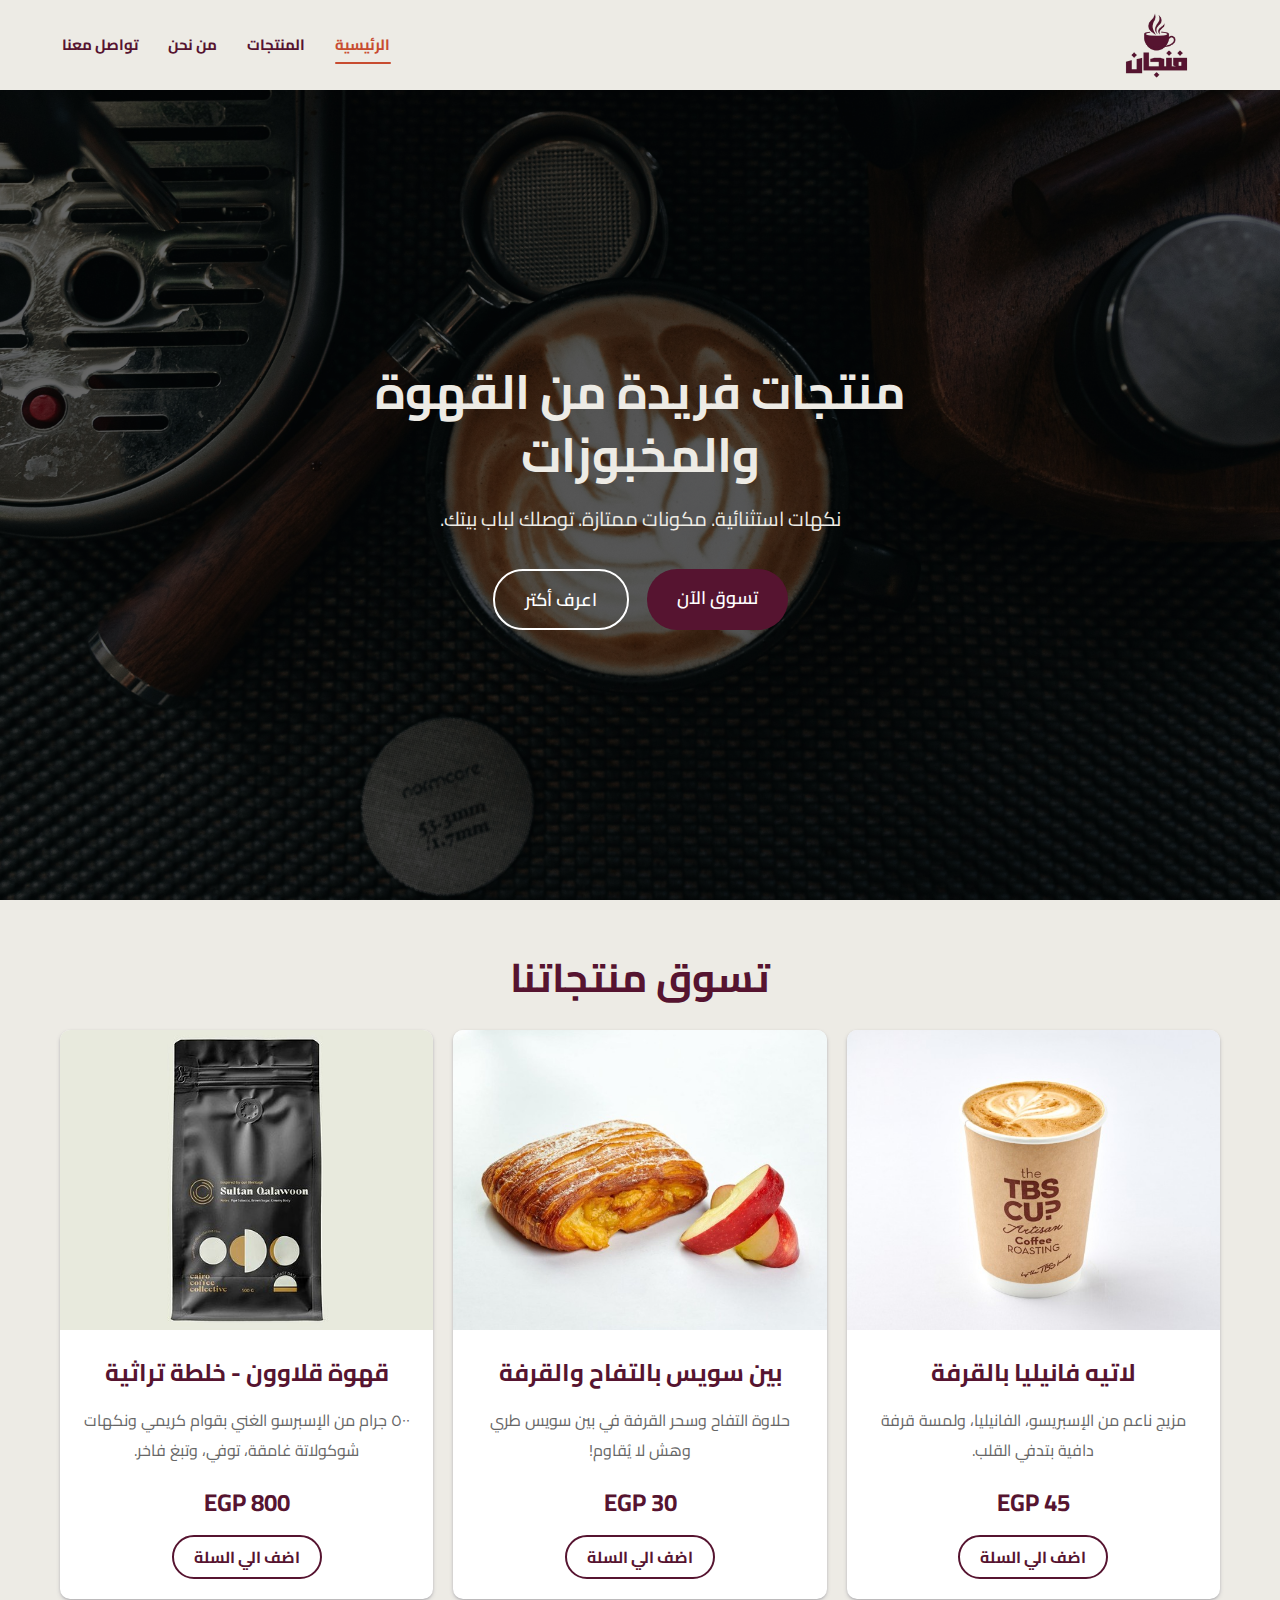
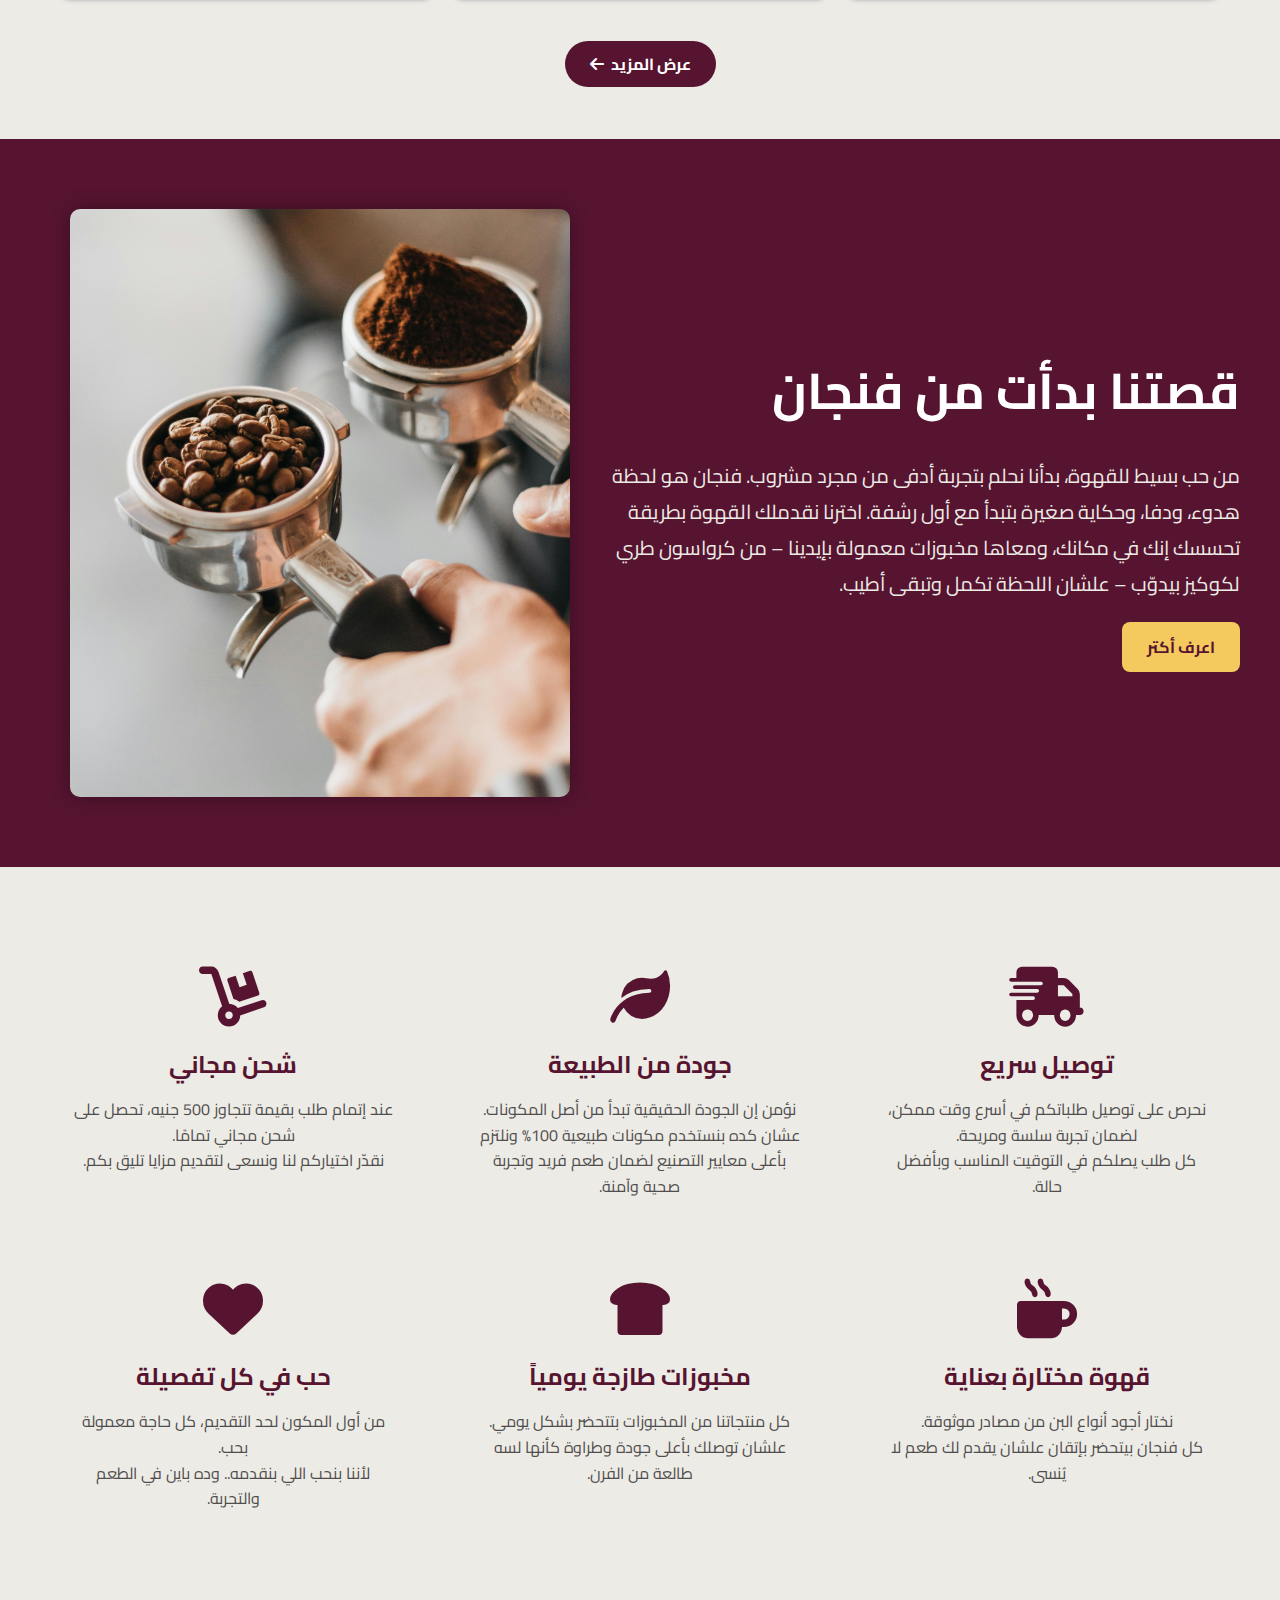
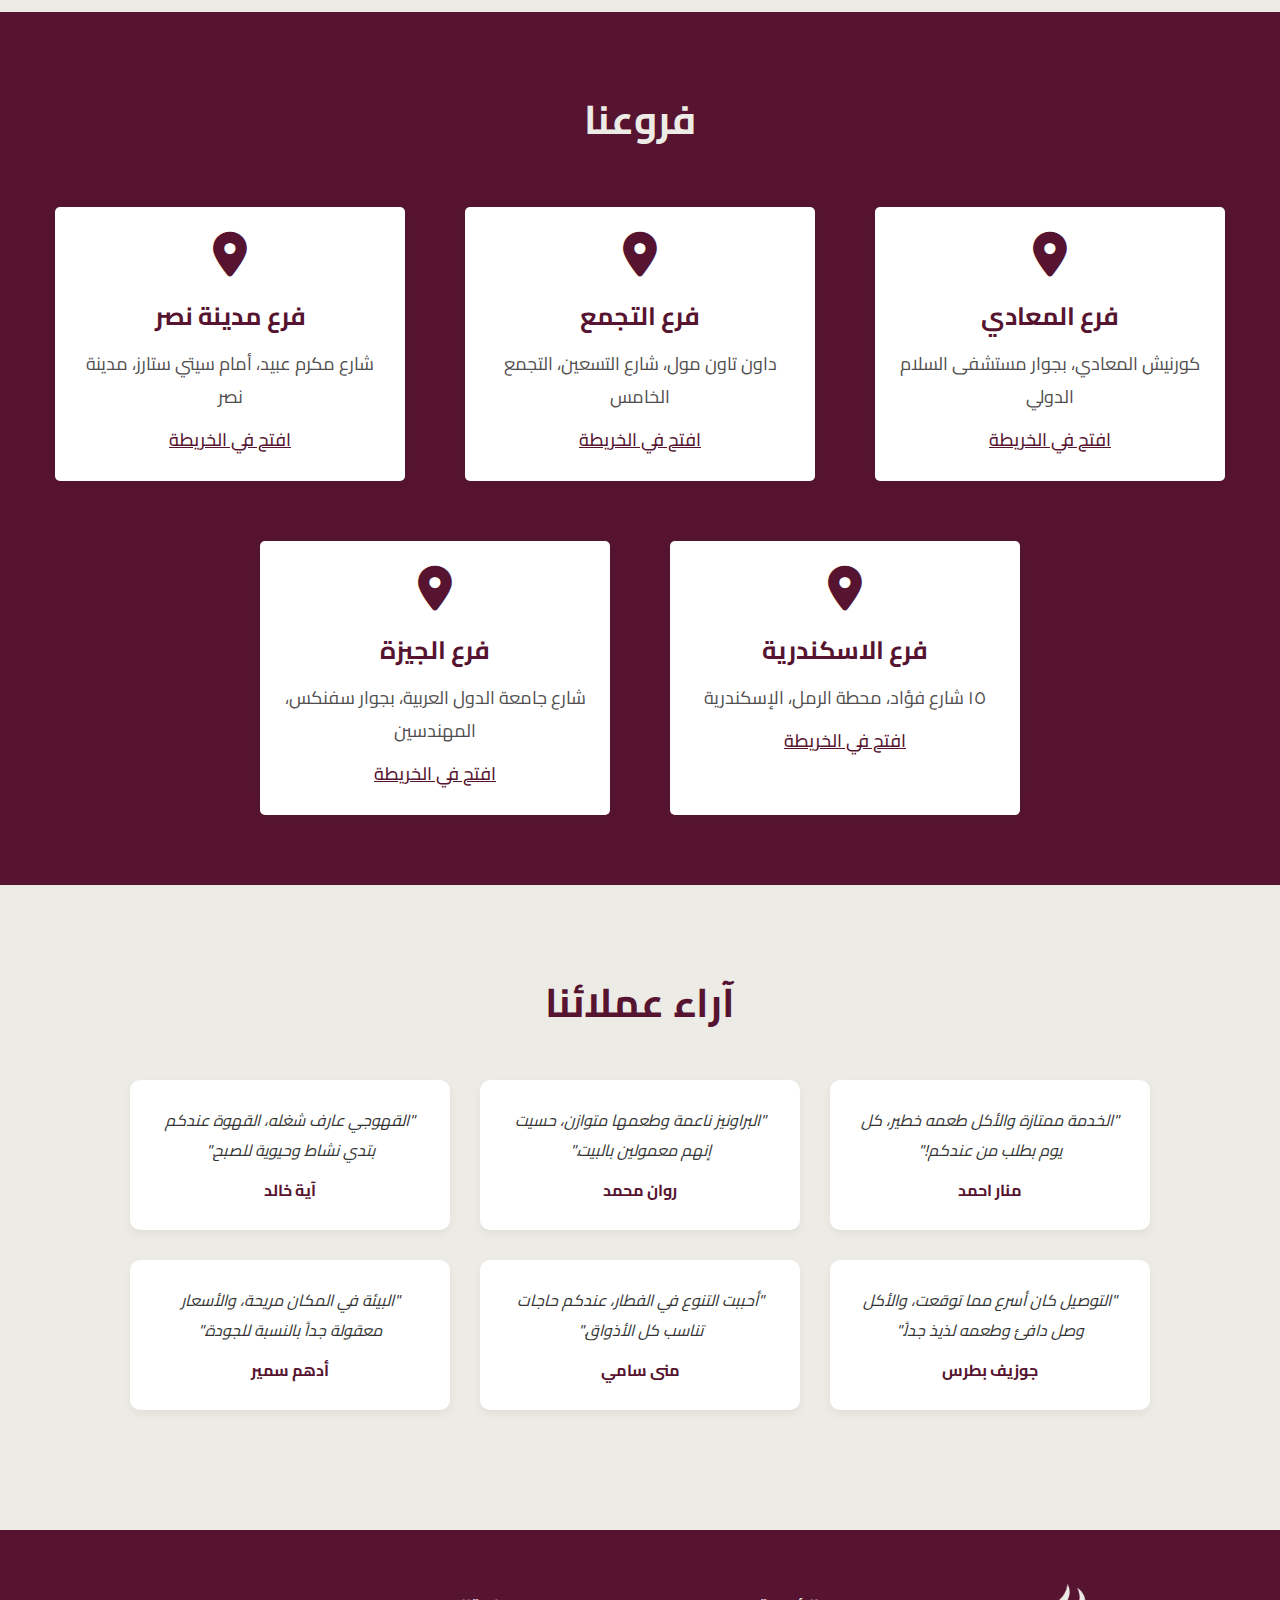
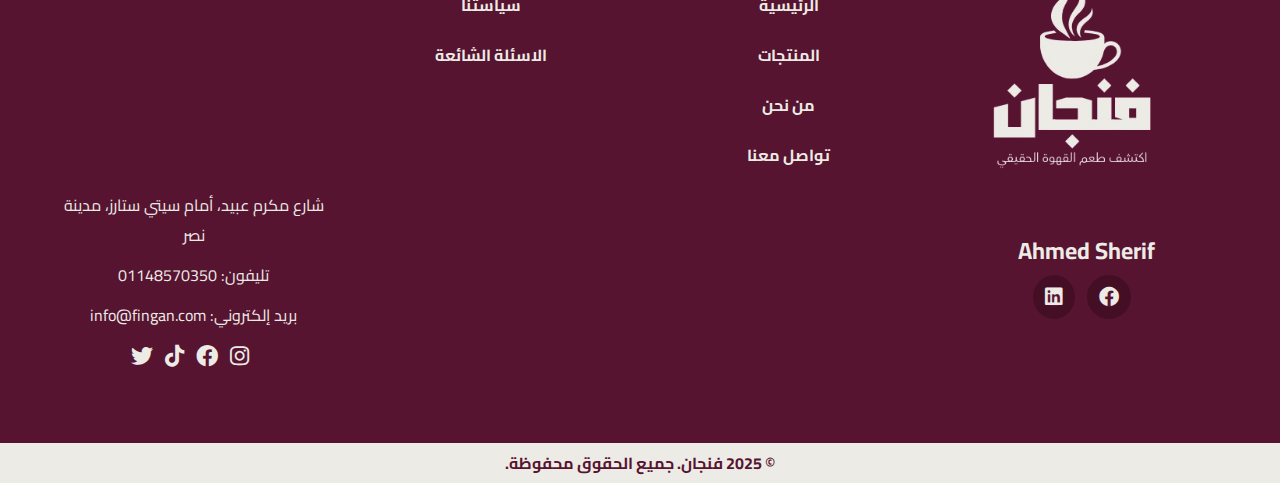
<file: index.html>
<!DOCTYPE html>
<html lang="ar" dir="rtl">
<head>
  <meta charset="UTF-8">
  <meta name="viewport" content="width=device-width, initial-scale=1.0">
  <link rel="icon" href="assets/logo for title.png">
  <link href="https://cdnjs.cloudflare.com/ajax/libs/font-awesome/6.0.0/css/all.min.css" rel="stylesheet">
  <title>فنجان - Fingan</title>
  <link rel="preconnect" href="https://fonts.googleapis.com">
  <link rel="preconnect" href="https://fonts.gstatic.com" crossorigin>
  <link href="https://fonts.googleapis.com/css2?family=Cairo:wght@200;300;400;500;600;700;800;900&family=Comfortaa:wght@300;400;500;600;700&family=Grandstander:wght@100;200;300;400;500;600;700;800;900&family=Inter:wght@100;200;300;400;500;600;700;800;900&display=swap" rel="stylesheet">
  <link rel="stylesheet" href="css/style.css">
  <link rel="stylesheet" href="css/global.css">
<body>

  <!-- header -->
<header class="main-header">
  <div class="container">
    <div class="logo">
      <a href="index.html"><img src="/assets/4.png" alt="Fingan Logo" /></a>
    </div>

    <div class="menu-toggle" id="menuToggle">
      <i class="fa-solid fa-bars"></i>
    </div>

    <nav class="nav-links" id="navLinks">
      <a href="index.html" class="active">الرئيسية</a>
      <a href="products.html">المنتجات</a>
      <a href="about.html">من نحن</a>
      <a href="contact.html">تواصل معنا</a>
    </nav>
  </div>
</header>

  <!-- hero Section -->
<section class="hero">
  <div class="hero-content">
    <h1>منتجات فريدة من القهوة والمخبوزات</h1>
    <p>نكهات استثنائية. مكونات ممتازة. توصلك لباب بيتك.</p>
    <div class="hero-buttons">
      <a href="#" class="btn shop">تسوق الآن</a>
      <a href="#" class="btn more">اعرف أكتر</a>
    </div>
  </div>
</section>
<!--products Section  -->
<section class="products">
  <h1>تسوق منتجاتنا</h1>
  <div class="products-items">
    <div class="item">
      <div class="img">
        <img src="/assets/products/Cappuccino_latte_Regular29_640x_auto_none.jpeg" alt="product">
      </div>
      <div class="details">
        <h3>لاتيه فانيليا بالقرفة</h3>
        <p>مزيج ناعم من الإسبريسو، الفانيليا، ولمسة قرفة دافية بتدفي القلب.</p>
        <h3> 45 EGP</h3>
        <button>اضف الي السلة</button>
      </div>
    </div>
    <div class="item">
      <div class="img">
        <img src="/assets/products/Apple_Cinnamon_Danish__640x_auto_none.jpeg" alt="product">
      </div>
      <div class="details">
        <h3>بين سويس بالتفاح والقرفة</h3>
        <p>حلاوة التفاح وسحر القرفة في بين سويس طري وهش لا يُقاوم!</p>
        <h3>30 EGP</h3>
        <button>اضف الي السلة</button>
      </div>
    </div>
    <div class="item">
      <div class="img">
        <img src="/assets/products/3.jpg" alt="product">
      </div>
      <div class="details">
        <h3>قهوة قلاوون - خلطة تراثية</h3>
        <p>٥٠٠ جرام من الإسبرسو الغني بقوام كريمي ونكهات شوكولاتة غامقة، توفي، وتبغ فاخر.</p>
        <h3>800 EGP</h3>
        <button>اضف الي السلة</button>
      </div>
  </div>
  </div>
  <div class="btn">
    <button>عرض المزيد<i class="fa-solid fa-arrow-left"></i></button>
  </div>
</section>
<!-- ourstory Section -->
<section class="our-story">
  <div class="container">
    <div class="story-text">
      <h2>قصتنا بدأت من فنجان </h2>
      <p>
        من حب بسيط للقهوة، بدأنا نحلم بتجربة أدفى من مجرد مشروب. فنجان هو لحظة هدوء، ودفا، وحكاية صغيرة بتبدأ مع أول رشفة. اخترنا نقدملك القهوة بطريقة تحسسك إنك في مكانك، ومعاها مخبوزات معمولة بإيدينا – من كرواسون طري لكوكيز بيدوّب – علشان اللحظة تكمل وتبقى أطيب.
      </p>
      <a href="about.html" class="story-btn">اعرف أكتر</a>
    </div>
    <div class="story-img">
      <img src="/assets/our story.jpg" alt="our story img">
    </div>
  </div>
</section>

<!-- choose us Section -->
<section class="choose_us">
  <div class="features-container">
    
    <div class="feature">
      <i class="fa-solid fa-truck-fast"></i>
      <h3>توصيل سريع</h3>
      <p>
        نحرص على توصيل طلباتكم في أسرع وقت ممكن، لضمان تجربة سلسة ومريحة.<br>
        كل طلب يصلكم في التوقيت المناسب وبأفضل حالة.
      </p>
    </div>

    <div class="feature">
      <i class="fa-solid fa-leaf"></i>
      <h3>جودة من الطبيعة</h3>
      <p>
        نؤمن إن الجودة الحقيقية تبدأ من أصل المكونات.<br>
        عشان كده بنستخدم مكونات طبيعية 100% ونلتزم بأعلى معايير التصنيع لضمان طعم فريد وتجربة صحية وآمنة.
      </p>
    </div>

    <div class="feature">
      <i class="fa-solid fa-dolly"></i>
      <h3>شحن مجاني</h3>
      <p>
        عند إتمام طلب بقيمة تتجاوز 500 جنيه، تحصل على شحن مجاني تمامًا.<br>
        نقدّر اختياركم لنا ونسعى لتقديم مزايا تليق بكم.
      </p>
    </div>

    <div class="feature">
      <i class="fa-solid fa-mug-hot"></i>
      <h3>قهوة مختارة بعناية</h3>
      <p>
        نختار أجود أنواع البن من مصادر موثوقة.<br>
        كل فنجان بيتحضر بإتقان علشان يقدم لك طعم لا يُنسى.
      </p>
    </div>

    <div class="feature">
      <i class="fa-solid fa-bread-slice"></i>
      <h3>مخبوزات طازجة يومياً</h3>
      <p>
        كل منتجاتنا من المخبوزات بتتحضر بشكل يومي.<br>
        علشان توصلك بأعلى جودة وطراوة كأنها لسه طالعة من الفرن.
      </p>
    </div>

    <div class="feature">
      <i class="fa-solid fa-heart"></i>
      <h3>حب في كل تفصيلة</h3>
      <p>
        من أول المكون لحد التقديم، كل حاجة معمولة بحب.<br>
        لأننا بنحب اللي بنقدمه.. وده باين في الطعم والتجربة.
      </p>
    </div>

  </div>
</section>

<!--branches  Section -->
<section class="branches">
  <div class="container">
    <h2 class="section-title">فروعنا</h2>
    <div class="branches-grid">
      
      <div class="branch-card">
        <i class="fa-solid fa-location-dot"></i>
        <h3>فرع المعادي</h3>
        <p>كورنيش المعادي، بجوار مستشفى السلام الدولي</p>
        <a href="https://goo.gl/maps/xyz" target="_blank">افتح في الخريطة</a>
      </div>

      <div class="branch-card">
        <i class="fa-solid fa-location-dot"></i>
        <h3>فرع التجمع</h3>
        <p>داون تاون مول، شارع التسعين، التجمع الخامس</p>
        <a href="https://goo.gl/maps/xyz" target="_blank">افتح في الخريطة</a>
      </div>

      <div class="branch-card">
        <i class="fa-solid fa-location-dot"></i>
        <h3>فرع مدينة نصر</h3>
        <p>شارع مكرم عبيد، أمام سيتي ستارز، مدينة نصر</p>
        <a href="https://goo.gl/maps/xyz" target="_blank">افتح في الخريطة</a>
      </div>

      <div class="branch-card">
        <i class="fa-solid fa-location-dot"></i>
        <h3>فرع الاسكندرية</h3>
        <p>١٥ شارع فؤاد، محطة الرمل، الإسكندرية</p>
        <a href="https://goo.gl/maps/xyz" target="_blank">افتح في الخريطة</a>
      </div>

      <div class="branch-card">
        <i class="fa-solid fa-location-dot"></i>
        <h3>فرع الجيزة</h3>
        <p>شارع جامعة الدول العربية، بجوار سفنكس، المهندسين</p>
        <a href="https://goo.gl/maps/xyz" target="_blank">افتح في الخريطة</a>
      </div>
    </div>
  </div>
</section>

<!-- reviews Section -->
<section class="reviews" >
  <div class="container">
    <h2>آراء عملائنا</h2>
    <div class="review-grid">
      <div class="review">
        <p>"الخدمة ممتازة والأكل طعمه خطير، كل يوم بطلب من عندكم!"</p>
        <h4>منار احمد</h4>
      </div>
      <div class="review">
        <p>"البراونيز ناعمة وطعمها متوازن، حسيت إنهم معمولين بالبيت."</p>
        <h4>روان محمد</h4>
      </div>
      <div class="review">
        <p>"القهوجي عارف شغله، القهوة عندكم بتدي نشاط وحيوية للصبح."</p>
        <h4>آية خالد</h4>
      </div>
      <div class="review">
        <p>"التوصيل كان أسرع مما توقعت، والأكل وصل دافئ وطعمه لذيذ جداً."</p>
        <h4>جوزيف بطرس</h4>
      </div>
      <div class="review">
        <p>"أحببت التنوع في الفطار، عندكم حاجات تناسب كل الأذواق."</p>
        <h4>منى سامي</h4>
      </div>
      <div class="review">
        <p>"البيئة في المكان مريحة، والأسعار معقولة جداً بالنسبة للجودة."</p>
        <h4>أدهم سمير</h4>
      </div>
    </div>
  </div>
</section>

<!-- footer -->
<footer class="footer">
  <div class="container">
    <div class="footer_logo">
      <img src="/assets/3.png" alt="logo">
      <div class="ahmed">
        <h3>Ahmed Sherif</h3>
        <a href=""><i class="fa-brands fa-facebook"></i></a>
        <a href=""><i class="fa-brands fa-linkedin"></i></a>
      </div>
    </div>

    <div class="footer-links">
      <a href="#">الرئيسية</a>
      <a href="#">المنتجات</a>
      <a href="#">من نحن</a>
      <a href="#">تواصل معنا</a>
    </div>

    <div class="footer-links">
      <a href="#">سياستنا</a>
      <a href="#">الاسئلة الشائعة</a>
    </div>

    <div class="contact">
      <iframe src="https://www.google.com/maps/embed?pb=!1m18!1m12!1m3!1d3452.721614963246!2d31.344669175838796!3d30.0735132171924!2m3!1f0!2f0!3f0!3m2!1i1024!2i768!4f13.1!3m3!1m2!1s0x145815f8139c47a3%3A0xc1744516bae86a18!2sCitystars%20Mall!5e0!3m2!1sen!2seg!4v1750369204386!5m2!1sen!2seg" width="250" height="200" style="border:0;" allowfullscreen="" loading="lazy" referrerpolicy="no-referrer-when-downgrade"></iframe>
      <p>شارع مكرم عبيد، أمام سيتي ستارز، مدينة نصر</p>
      <p>تليفون: 01148570350</p>
      <p>بريد إلكتروني: info@fingan.com</p>
      <div class="social">
        <a href="#"><i class="fa-brands fa-instagram"></i></a>
        <a href="#"><i class="fa-brands fa-facebook"></i></a>
        <a href="#"><i class="fa-brands fa-tiktok"></i></a>
        <a href="#"><i class="fa-brands fa-twitter"></i></a>
      </div>
    </div>
  </div>

  <div class="footer-bottom">
    <p>© 2025 فنجان. جميع الحقوق محفوظة.</p>
  </div>
</footer>

<script>
  const menuToggle = document.getElementById('menuToggle');
  const navLinks = document.getElementById('navLinks');

  menuToggle.addEventListener('click', () => {
  navLinks.classList.toggle('open');
  });
</script>
</body>
</html>
</file>
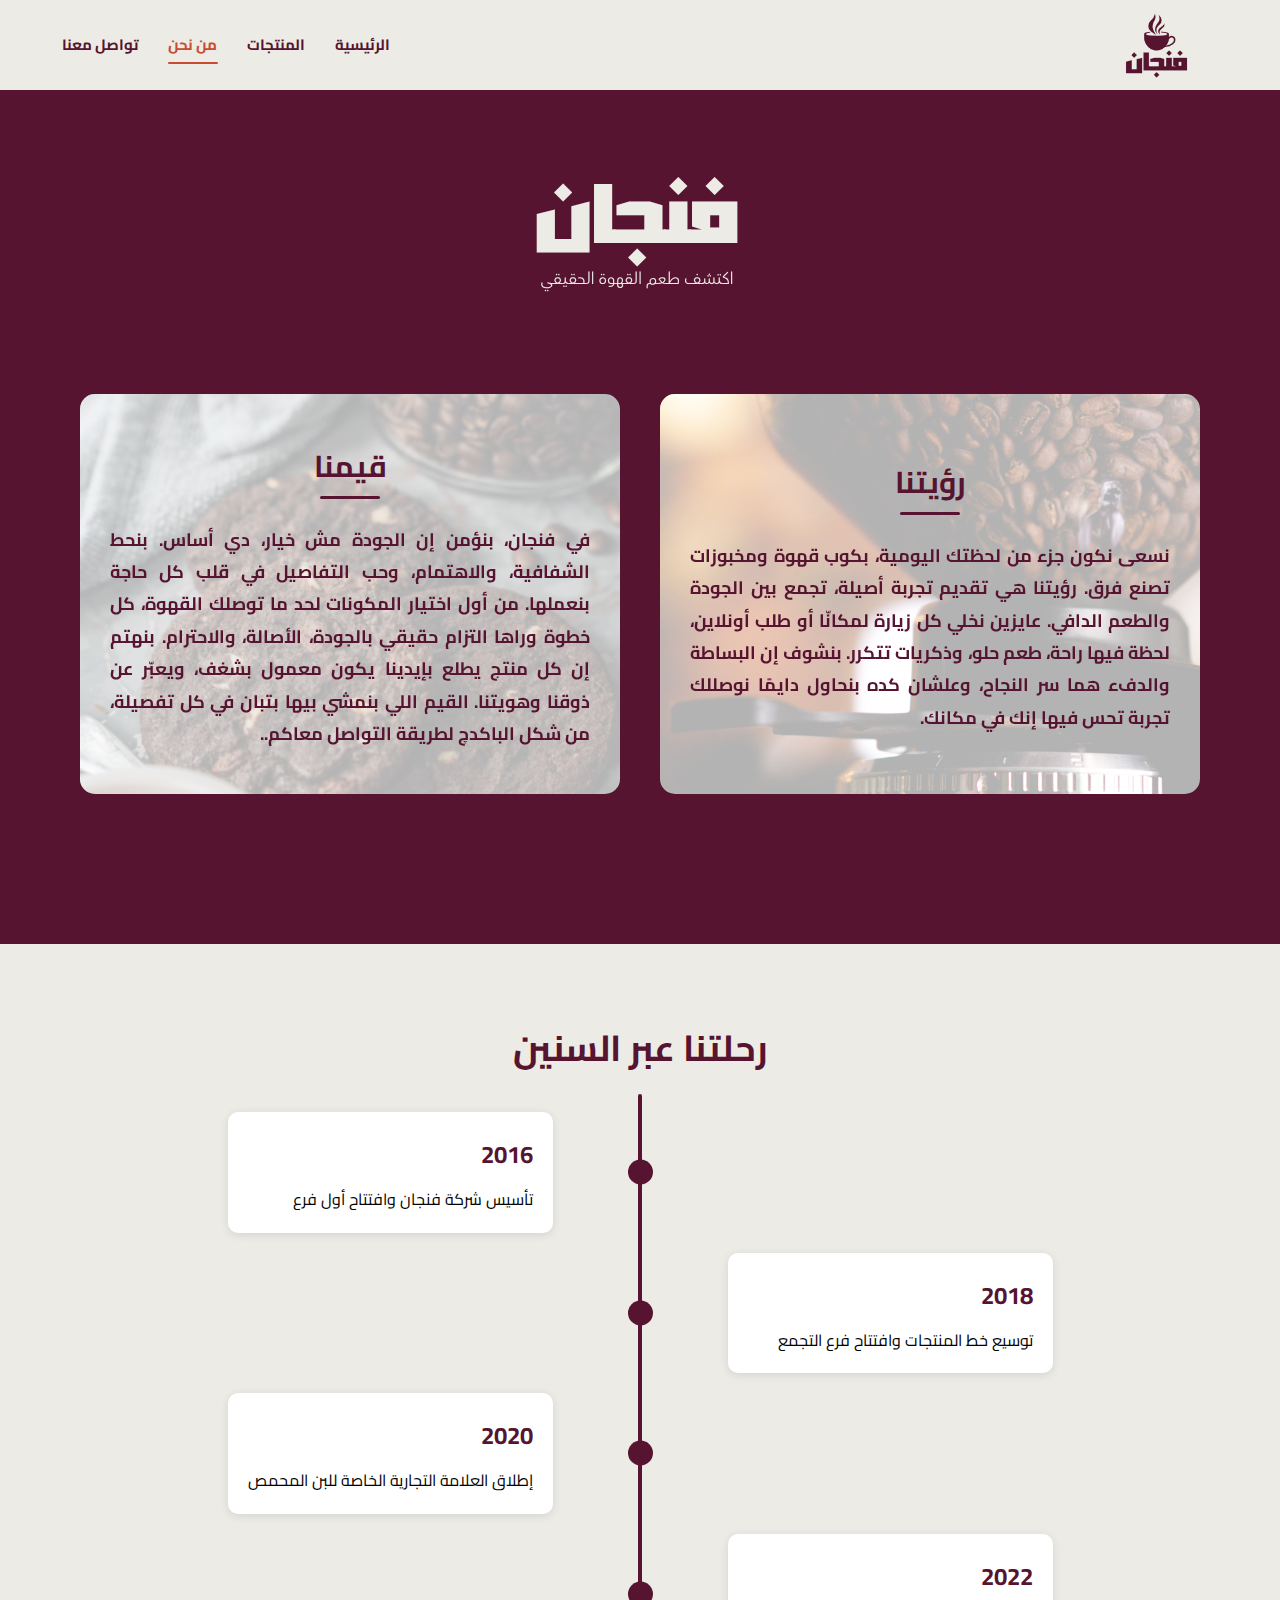
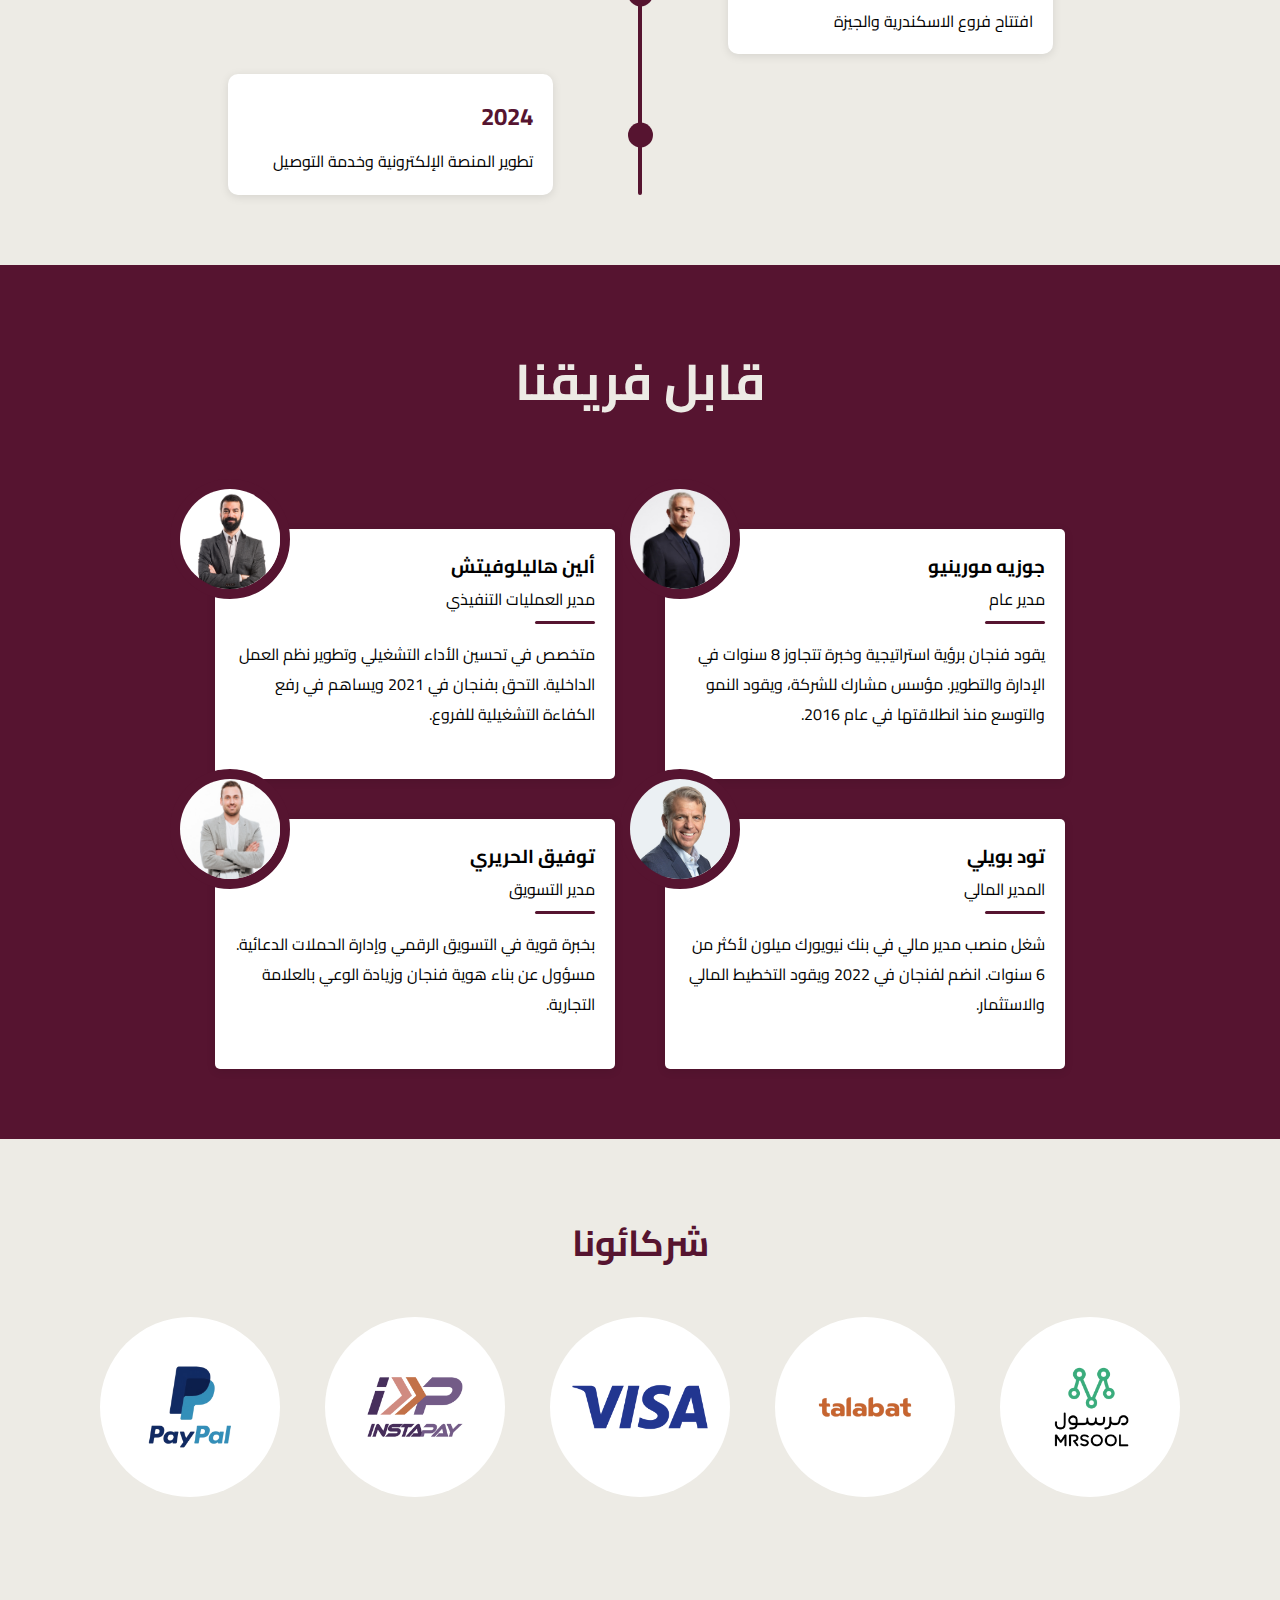
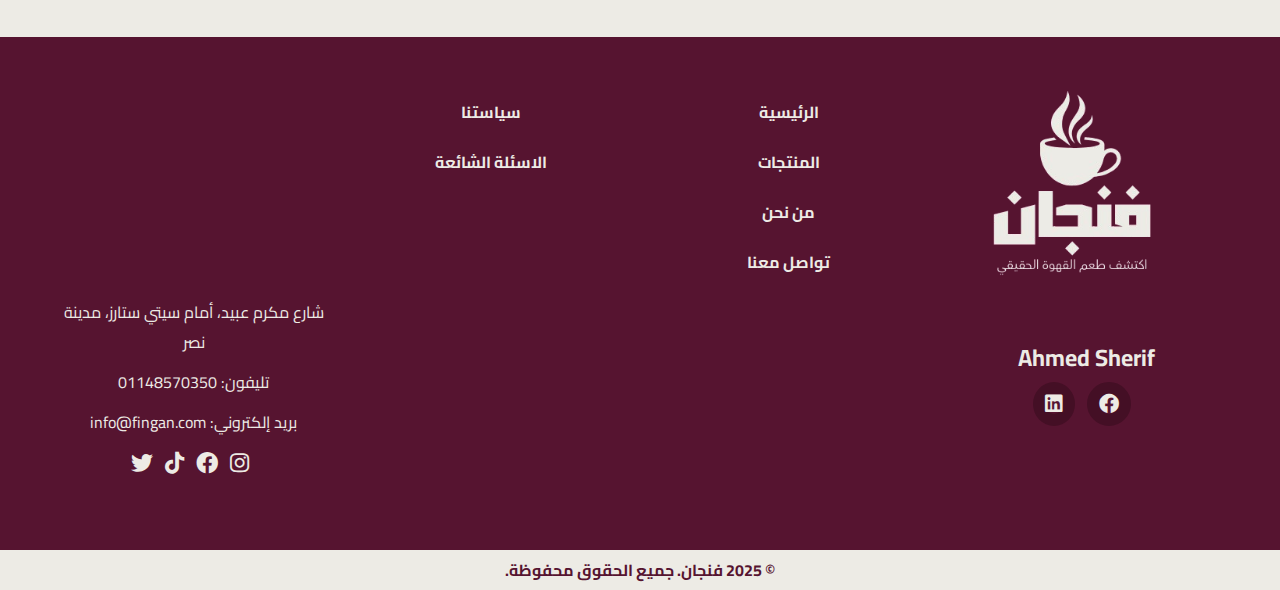
<file: about.html>
<!DOCTYPE html>
<html lang="ar" dir="rtl">
<head>
  <meta charset="UTF-8">
  <meta name="viewport" content="width=device-width, initial-scale=1.0">
  <link rel="icon" href="assets/logo for title.png">
  <link href="https://cdnjs.cloudflare.com/ajax/libs/font-awesome/6.0.0/css/all.min.css" rel="stylesheet">
  <title>من نحن - Fingan</title>
  <link rel="preconnect" href="https://fonts.googleapis.com">
  <link rel="preconnect" href="https://fonts.gstatic.com" crossorigin="">
  <link href="https://fonts.googleapis.com/css2?family=Cairo:wght@200;300;400;500;600;700;800;900&amp;family=Comfortaa:wght@300;400;500;600;700&amp;family=Grandstander:wght@100;200;300;400;500;600;700;800;900&amp;family=Inter:wght@100;200;300;400;500;600;700;800;900&amp;display=swap" rel="stylesheet">
  <link rel="stylesheet" href="css/about.css">
  <link rel="stylesheet" href="css/global.css">
</head>
<body>
  <!-- header -->
<header class="main-header">
  <div class="container">
    <div class="logo">
      <a href="index.html"><img src="assets/4.png" alt="Fingan Logo" /></a>
    </div>

    <div class="menu-toggle" id="menuToggle">
      <i class="fa-solid fa-bars"></i>
    </div>

    <nav class="nav-links" id="navLinks">
      <a href="index.html" >الرئيسية</a>
      <a href="products.html" >المنتجات</a>
      <a href="about.html" class="active">من نحن</a>
      <a href="contact.html">تواصل معنا</a>
    </nav>
  </div>
</header>

<section class="about">
  <div class="container">
    <div class="head">
      <img src="assets/about us.png" alt="">
    </div>
    <div class="content">
      <div class="vision">
        <h3>رؤيتنا</h3>
          <p>
            نسعى نكون جزء من لحظتك اليومية، بكوب قهوة ومخبوزات تصنع فرق. رؤيتنا هي تقديم تجربة أصيلة، تجمع بين الجودة والطعم الدافي.  
            عايزين نخلي كل زيارة لمكانّا أو طلب أونلاين، لحظة فيها راحة، طعم حلو، وذكريات تتكرر.  
            بنشوف إن البساطة والدفء هما سر النجاح، وعلشان كده بنحاول دايمًا نوصللك تجربة تحس فيها إنك في مكانك.
          </p>
      </div>
      <div class="values">
        <h3>قيمنا</h3>
          <p>
            في فنجان، بنؤمن إن الجودة مش خيار، دي أساس. بنحط الشفافية، والاهتمام، وحب التفاصيل في قلب كل حاجة بنعملها.  
            من أول اختيار المكونات لحد ما توصلك القهوة، كل خطوة وراها التزام حقيقي بالجودة، الأصالة، والاحترام.  
            بنهتم إن كل منتج يطلع بإيدينا يكون معمول بشغف، ويعبّر عن ذوقنا وهويتنا.  
            القيم اللي بنمشي بيها بتبان في كل تفصيلة، من شكل الباكدچ لطريقة التواصل معاكم..
          </p>
      </div>
    </div>
  </div>
</section>
<section class="history">
  <div class="container">
    <h2>رحلتنا عبر السنين</h2>
    <div class="timeline">
      <div class="item">
        <h3>2016</h3>
        <p>تأسيس شركة فنجان وافتتاح أول فرع</p>
      </div>
      <div class="item">
        <h3>2018</h3>
        <p>توسيع خط المنتجات وافتتاح فرع التجمع </p>
      </div>
      <div class="item">
        <h3>2020</h3>
        <p>إطلاق العلامة التجارية الخاصة للبن المحمص</p>
      </div>
      <div class="item">
        <h3>2022</h3>
        <p>افتتاح فروع الاسكندرية والجيزة</p>
      </div>
      <div class="item">
        <h3>2024</h3>
        <p>تطوير المنصة الإلكترونية وخدمة التوصيل</p>
      </div>
    </div>
  </div>
</section>

<section class="team">
  <div class="container">
    <h2>قابل فريقنا</h2>
<div class="first_row">
  <div class="person">
    <div class="img"><img src="assets/CEO.jpg" alt="CEO"></div>
    <div class="name">
      <h3>جوزيه مورينيو</h3>
      <p>مدير عام</p>
      <p class="detailes">
      يقود فنجان برؤية استراتيجية وخبرة تتجاوز 8 سنوات في الإدارة والتطوير.  
      مؤسس مشارك للشركة، ويقود النمو والتوسع منذ انطلاقتها في عام 2016.
      </p>
    </div>
  </div>
  <div class="person">
    <div class="img"><img src="assets/COO.jpg" alt="CEO"></div>
    <div class="name">
      <h3>ألين هاليلوفيتش</h3>
      <p>مدير العمليات التنفيذي</p>
      <p class="detailes">
        متخصص في تحسين الأداء التشغيلي وتطوير نظم العمل الداخلية.  
        التحق بفنجان في 2021 ويساهم في رفع الكفاءة التشغيلية للفروع.
      </p>
    </div>
  </div>
</div>

<div class="second_row">
  <div class="person">
    <div class="img"><img src="assets/CFO.jpg" alt="CFO"></div>
    <div class="name">
      <h3>تود بويلي</h3>
      <p>المدير المالي</p>
      <p class="detailes">
        شغل منصب مدير مالي في بنك نيويورك ميلون لأكثر من 6 سنوات.  
        انضم لفنجان في 2022 ويقود التخطيط المالي والاستثمار.
      </p>
    </div>
  </div>
  <div class="person">
    <div class="img"><img src="assets/markting.jpg" alt="CMO"></div>
    <div class="name">
      <h3>توفيق الحريري</h3>
      <p>مدير التسويق</p>
      <p class="detailes">
        بخبرة قوية في التسويق الرقمي وإدارة الحملات الدعائية.  
        مسؤول عن بناء هوية فنجان وزيادة الوعي بالعلامة التجارية.
      </p>
    </div>
  </div>
</div>
  </div>
</section>

<section class="partners">
  <div class="container">
    <h2>شركائونا</h2>
    <div class="partner_group">
      <div class="partner">
        <img src="assets/partner 1.png" alt="partner">
      </div>
      <div class="partner">
        <img src="assets/partner 2.png" alt="partner">
      </div>
      <div class="partner">
        <img src="assets/partner 3.png" alt="partner">
      </div>
      <div class="partner">
        <img src="assets/partner 4.png" alt="partner">
      </div>
      <div class="partner">
        <img src="assets/partner 5.png" alt="partner">
      </div>  
    </div>
  </div>
</section>
<!-- footer -->
<footer class="footer">
  <div class="container">
    <div class="footer_logo">
      <img src="assets/3.png" alt="logo">
      <div class="ahmed">
        <h3>Ahmed Sherif</h3>
        <a href="https://www.facebook.com/SheFo72" target="_blank"><i class="fa-brands fa-facebook"></i></a>
        <a href="https://www.linkedin.com/in/ahmed-sherif-45349b265/" target="_blank"><i class="fa-brands fa-linkedin"></i></a>
      </div>
    </div>

    <div class="footer-links">
      <a href="index.html">الرئيسية</a>
      <a href="products.html">المنتجات</a>
      <a href="about.html">من نحن</a>
      <a href="contact.html">تواصل معنا</a>
    </div>

    <div class="footer-links">
      <a href="#">سياستنا</a>
      <a href="#">الاسئلة الشائعة</a>
    </div>

    <div class="contact">
      <iframe src="https://www.google.com/maps/embed?pb=!1m18!1m12!1m3!1d3452.721614963246!2d31.344669175838796!3d30.0735132171924!2m3!1f0!2f0!3f0!3m2!1i1024!2i768!4f13.1!3m3!1m2!1s0x145815f8139c47a3%3A0xc1744516bae86a18!2sCitystars%20Mall!5e0!3m2!1sen!2seg!4v1750369204386!5m2!1sen!2seg" width="250" height="200" style="border:0;" allowfullscreen="" loading="lazy" referrerpolicy="no-referrer-when-downgrade"></iframe>
      <p>شارع مكرم عبيد، أمام سيتي ستارز، مدينة نصر</p>
      <p>تليفون: 01148570350</p>
      <p>بريد إلكتروني: info@fingan.com</p>
      <div class="social">
        <a href="#"><i class="fa-brands fa-instagram"></i></a>
        <a href="#"><i class="fa-brands fa-facebook"></i></a>
        <a href="#"><i class="fa-brands fa-tiktok"></i></a>
        <a href="#"><i class="fa-brands fa-twitter"></i></a>
      </div>
    </div>
  </div>

  <div class="footer-bottom">
    <p>© 2025 فنجان. جميع الحقوق محفوظة.</p>
  </div>
</footer>

</body>
</file>
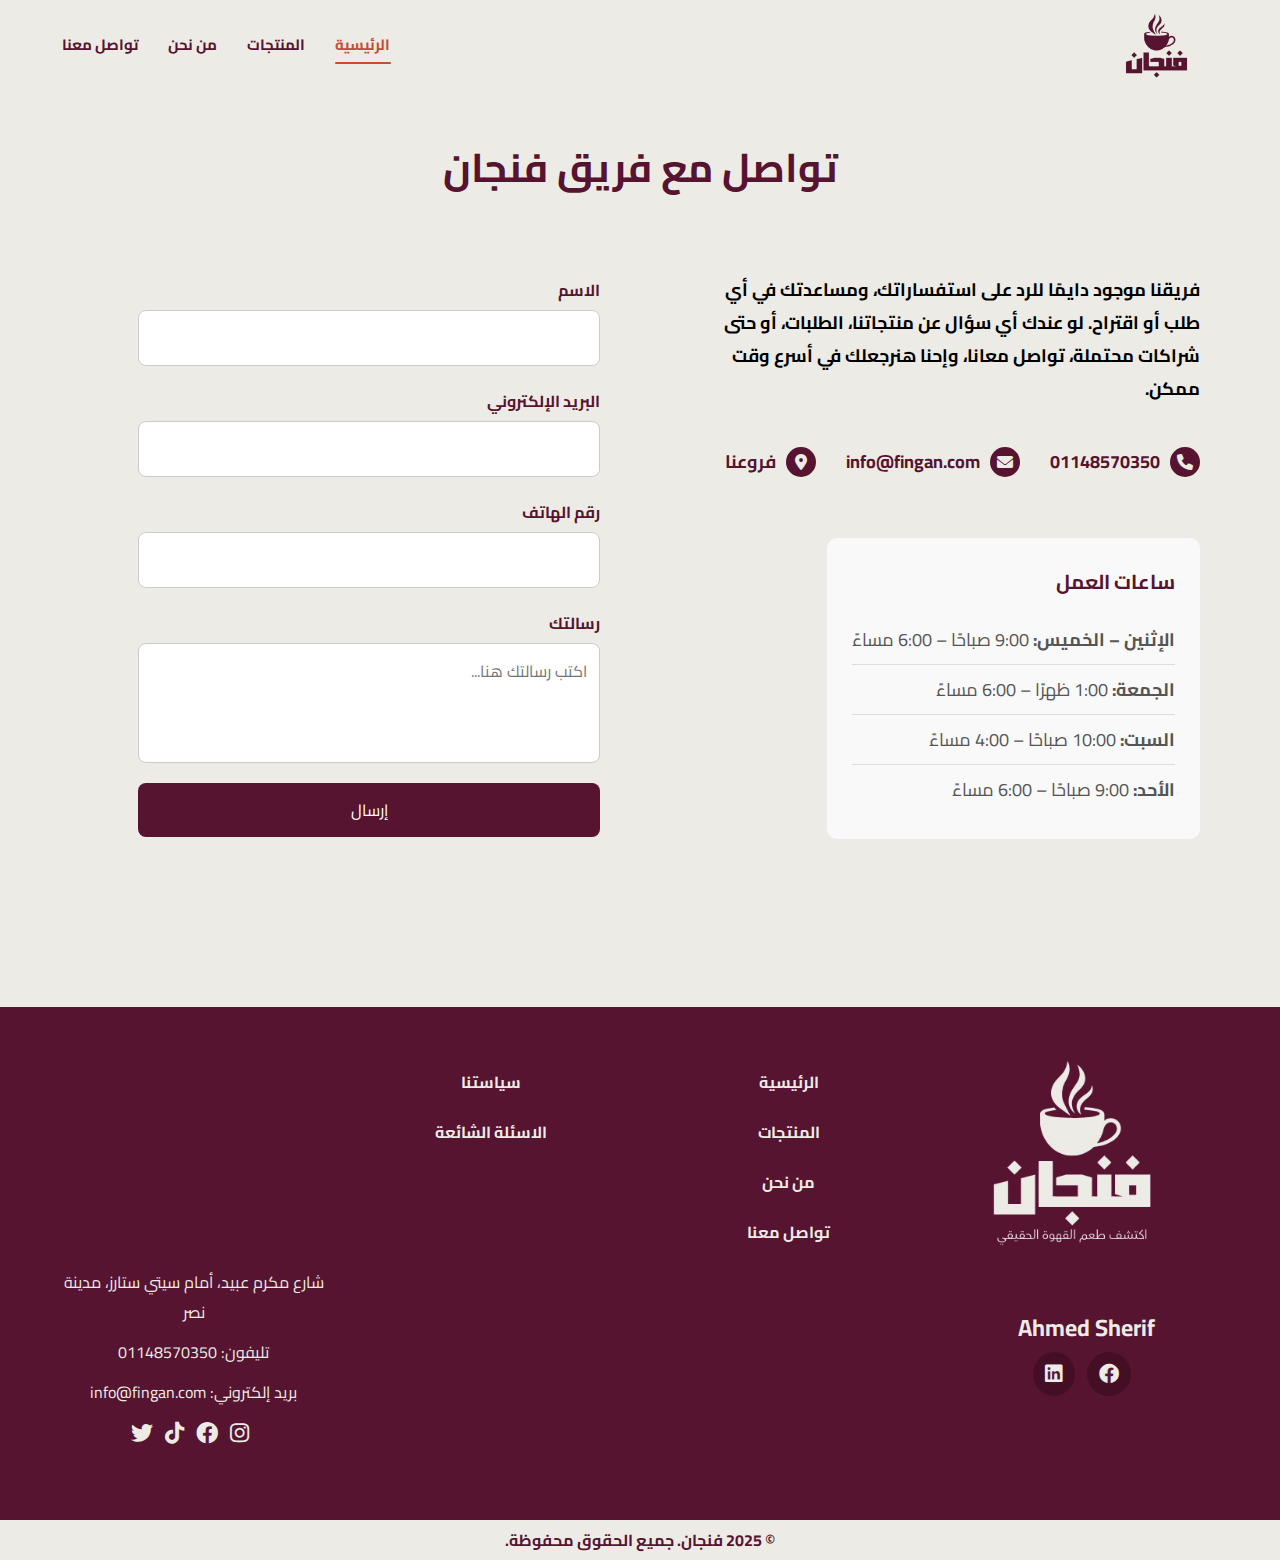
<file: contact.html>
<!DOCTYPE html>
<html lang="ar" dir="rtl">
<head>
  <meta charset="UTF-8">
  <meta name="viewport" content="width=device-width, initial-scale=1.0">
  <link rel="icon" href="assets/logo for title.png">
  <link href="https://cdnjs.cloudflare.com/ajax/libs/font-awesome/6.0.0/css/all.min.css" rel="stylesheet">
  <title>تواصل معنا - Fingan</title>
  <link rel="preconnect" href="https://fonts.googleapis.com">
  <link rel="preconnect" href="https://fonts.gstatic.com" crossorigin>
  <link href="https://fonts.googleapis.com/css2?family=Cairo:wght@200;300;400;500;600;700;800;900&family=Comfortaa:wght@300;400;500;600;700&family=Grandstander:wght@100;200;300;400;500;600;700;800;900&family=Inter:wght@100;200;300;400;500;600;700;800;900&display=swap" rel="stylesheet">
  <link rel="stylesheet" href="css/contact.css">
  <link rel="stylesheet" href="css/global.css">
<body>
  <!-- header -->
<header class="main-header">
  <div class="container">
    <div class="logo">
      <a href="index.html"><img src="assets/4.png" alt="Fingan Logo" /></a>
    </div>

    <div class="menu-toggle" id="menuToggle">
      <i class="fa-solid fa-bars"></i>
    </div>

    <nav class="nav-links" id="navLinks">
      <a href="index.html" class="active">الرئيسية</a>
      <a href="products.html">المنتجات</a>
      <a href="about.html">من نحن</a>
      <a href="contact.html">تواصل معنا</a>
    </nav>
  </div>
</header>
<section class="main">
  <div class="container">
    <h2>تواصل مع فريق فنجان</h2>
    <div class="content">
      <div class="right">
        <p>
        فريقنا موجود دايمًا للرد على استفساراتك، ومساعدتك في أي طلب أو اقتراح.  
        لو عندك أي سؤال عن منتجاتنا، الطلبات، أو حتى شراكات محتملة، تواصل معانا، وإحنا هنرجعلك في أسرع وقت ممكن.</p>        <div class="items">
          <div class="item">
            <div><i class="fa-solid fa-phone"></i></div>
            <a href="">01148570350</a>
          </div>
          <div class="item">
            <div><i class="fa-solid fa-envelope"></i></div>
            <a href="">info@fingan.com</a>
          </div>
          <div class="item">
            <div><i class="fa-solid fa-location-dot"></i></div>
            <a href="">فروعنا</a>
          </div>
        </div>
        <div class="business-hours">
          <h3>ساعات العمل</h3>
          <ul>
            <li><strong>الإثنين – الخميس:</strong> 9:00 صباحًا – 6:00 مساءً</li>
            <li><strong>الجمعة:</strong> 1:00 ظهرًا – 6:00 مساءً</li>
            <li><strong>السبت:</strong> 10:00 صباحًا – 4:00 مساءً</li>
            <li><strong>الأحد:</strong> 9:00 صباحًا – 6:00 مساءً</li>
          </ul>
        </div>
      </div>
      <div class="contact-form">
        <form action="">
          <div class="input-group">
            <label for="name">الاسم</label>
            <input type="text" id="name" required>
          </div>
          <div class="input-group">
            <label for="email">البريد الإلكتروني</label>
            <input type="email" id="email" required>
          </div>
          <div class="input-group">
            <label for="phone">رقم الهاتف</label>
            <input type="number" id="phone" required>
          </div>
          <div class="input-group">
            <label for="message">رسالتك</label>
            <textarea id="message" name="message" placeholder="اكتب رسالتك هنا..." required></textarea>
          </div>
          <button type="submit">إرسال</button>
        </form>
      </div>
    </div>
  </div>
</section>
<!-- footer -->
<footer class="footer">
  <div class="container">
    <div class="footer_logo">
      <img src="assets/3.png" alt="logo">
      <div class="ahmed">
        <h3>Ahmed Sherif</h3>
        <a href="https://www.facebook.com/SheFo72" target="_blank"><i class="fa-brands fa-facebook"></i></a>
        <a href="https://www.linkedin.com/in/ahmed-sherif-45349b265/" target="_blank"><i class="fa-brands fa-linkedin"></i></a>
      </div>
    </div>

    <div class="footer-links">
      <a href="index.html">الرئيسية</a>
      <a href="products.html">المنتجات</a>
      <a href="about.html">من نحن</a>
      <a href="contact.html">تواصل معنا</a>
    </div>

    <div class="footer-links">
      <a href="#">سياستنا</a>
      <a href="#">الاسئلة الشائعة</a>
    </div>

    <div class="contact">
      <iframe src="https://www.google.com/maps/embed?pb=!1m18!1m12!1m3!1d3452.721614963246!2d31.344669175838796!3d30.0735132171924!2m3!1f0!2f0!3f0!3m2!1i1024!2i768!4f13.1!3m3!1m2!1s0x145815f8139c47a3%3A0xc1744516bae86a18!2sCitystars%20Mall!5e0!3m2!1sen!2seg!4v1750369204386!5m2!1sen!2seg" width="250" height="200" style="border:0;" allowfullscreen="" loading="lazy" referrerpolicy="no-referrer-when-downgrade"></iframe>
      <p>شارع مكرم عبيد، أمام سيتي ستارز، مدينة نصر</p>
      <p>تليفون: 01148570350</p>
      <p>بريد إلكتروني: info@fingan.com</p>
      <div class="social">
        <a href="#"><i class="fa-brands fa-instagram"></i></a>
        <a href="#"><i class="fa-brands fa-facebook"></i></a>
        <a href="#"><i class="fa-brands fa-tiktok"></i></a>
        <a href="#"><i class="fa-brands fa-twitter"></i></a>
      </div>
    </div>
  </div>

  <div class="footer-bottom">
    <p>© 2025 فنجان. جميع الحقوق محفوظة.</p>
  </div>
</footer>
<script>
  const menuToggle = document.getElementById('menuToggle');
  const navLinks = document.getElementById('navLinks');

  menuToggle.addEventListener('click', () => {
  navLinks.classList.toggle('open');
  });
</script>
</body>
</file>
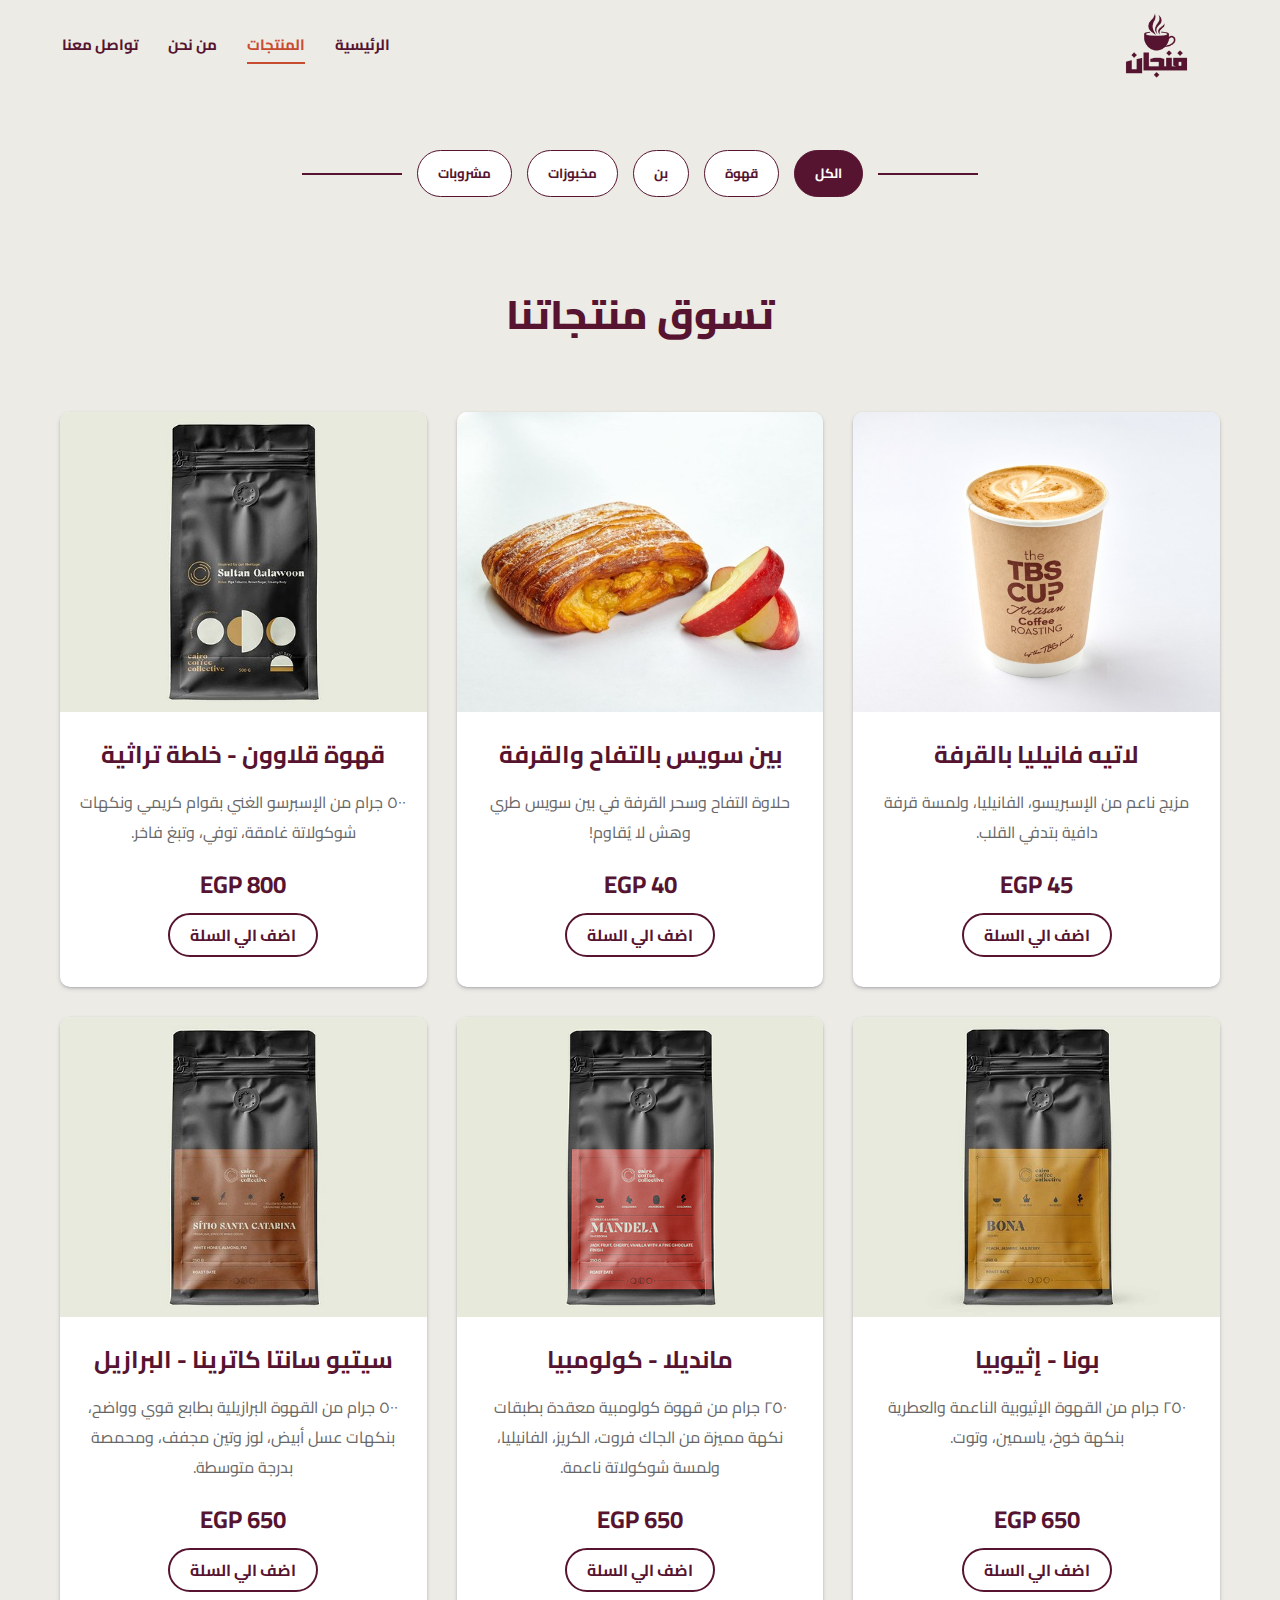
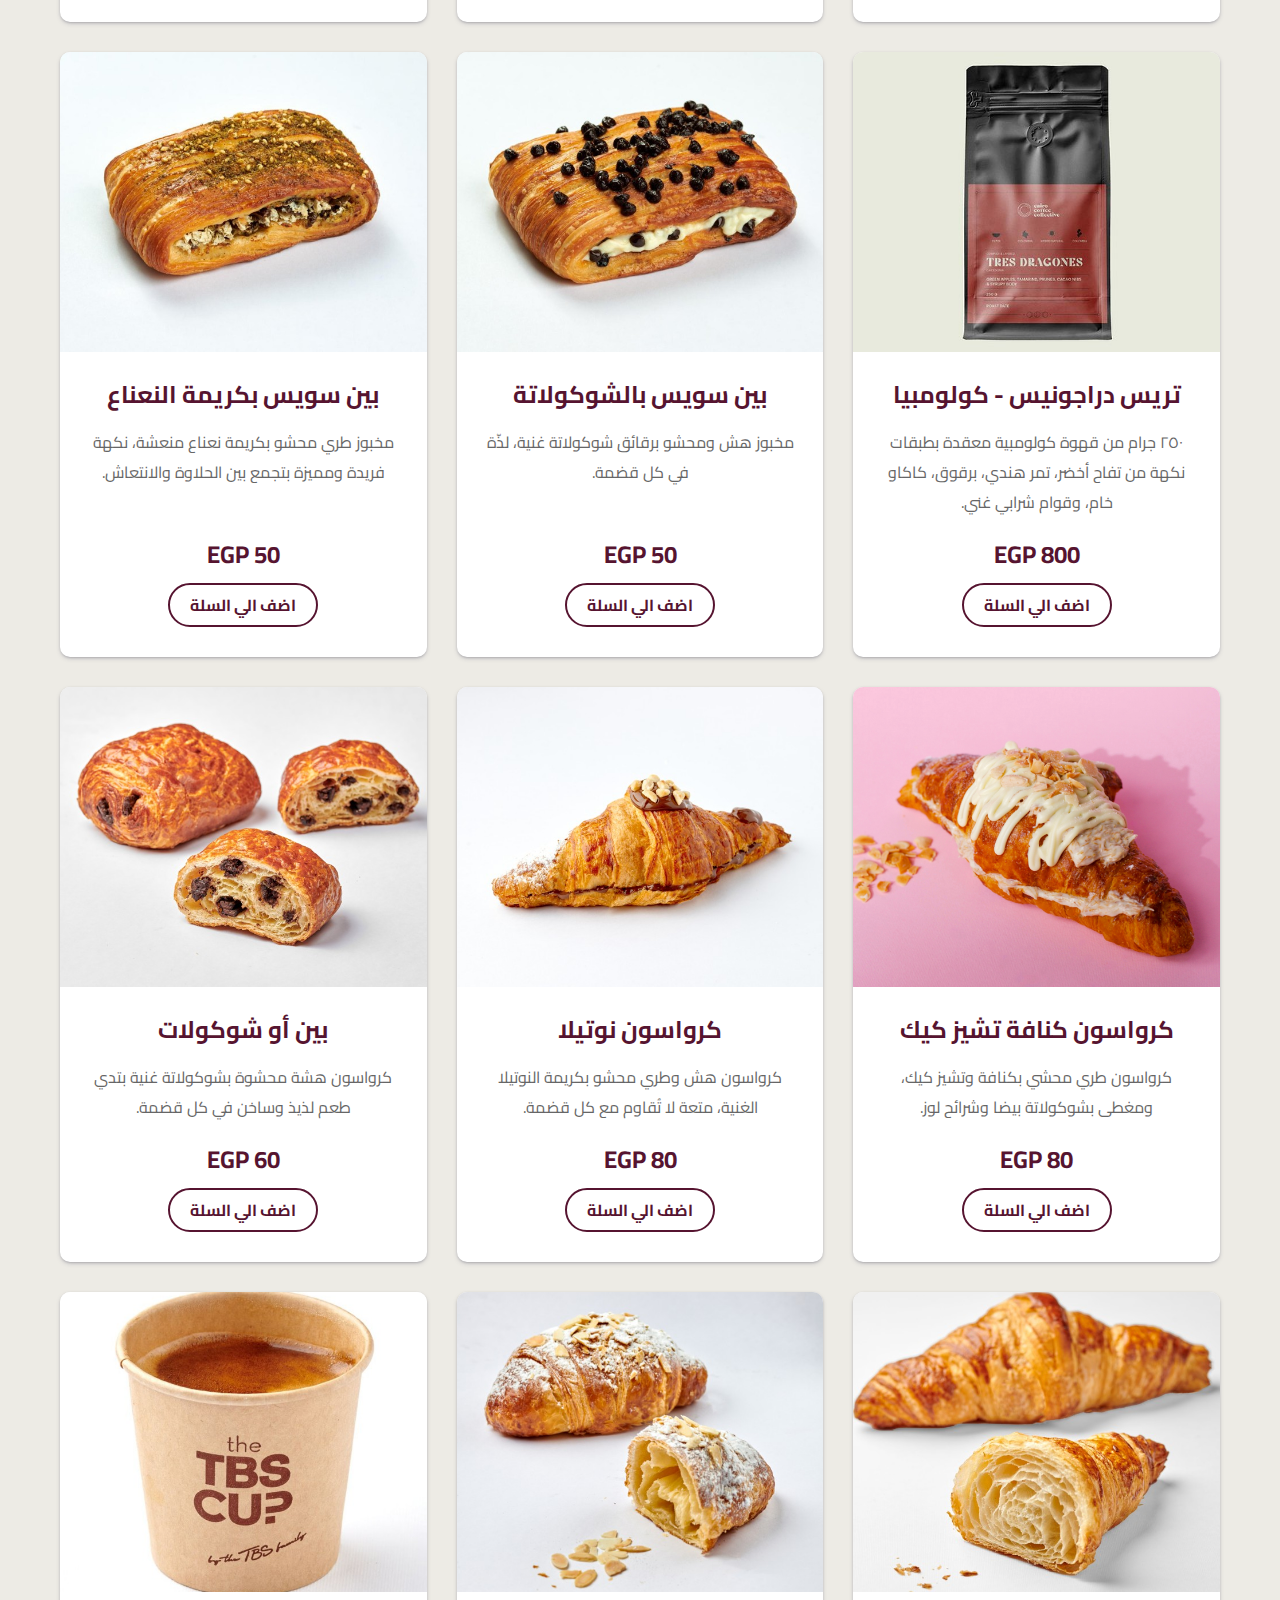
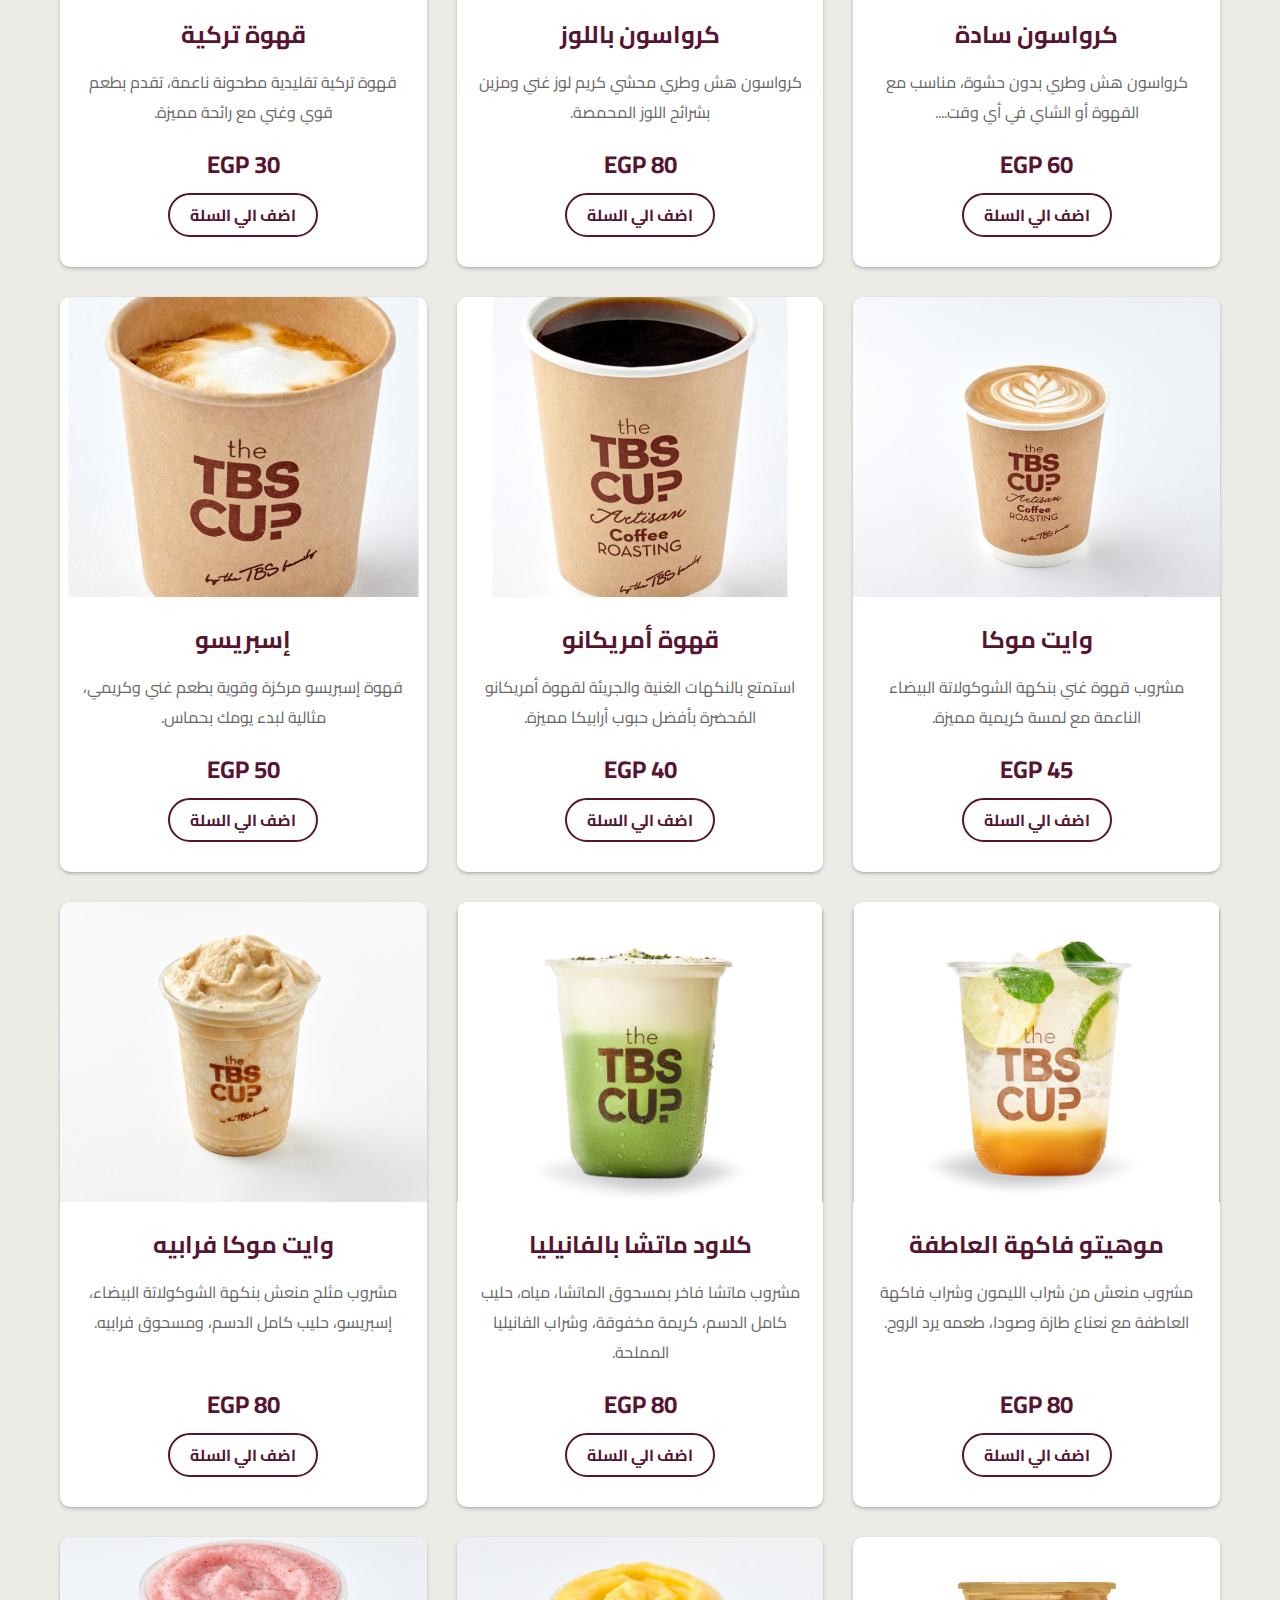
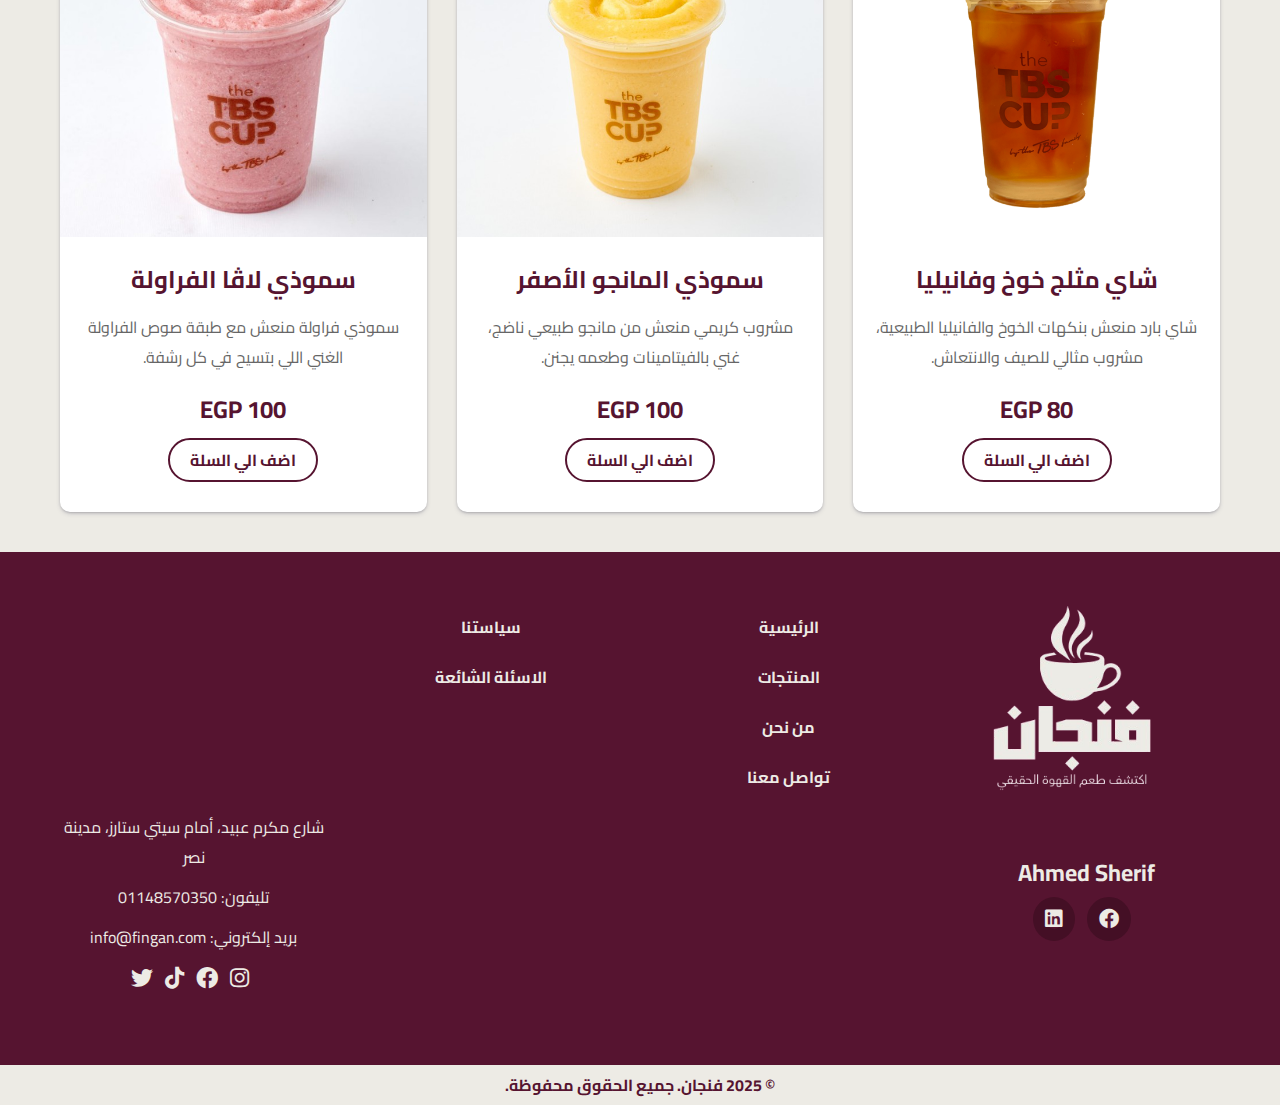
<file: products.html>
<!DOCTYPE html>
<html lang="ar" dir="rtl">
<head>
  <meta charset="UTF-8">
  <meta name="viewport" content="width=device-width, initial-scale=1.0">
  <link rel="icon" href="assets/logo for title.png">
  <link href="https://cdnjs.cloudflare.com/ajax/libs/font-awesome/6.0.0/css/all.min.css" rel="stylesheet">
  <title>المنتجات - Fingan</title>
  <link rel="preconnect" href="https://fonts.googleapis.com">
  <link rel="preconnect" href="https://fonts.gstatic.com" crossorigin="">
  <link href="https://fonts.googleapis.com/css2?family=Cairo:wght@200;300;400;500;600;700;800;900&amp;family=Comfortaa:wght@300;400;500;600;700&amp;family=Grandstander:wght@100;200;300;400;500;600;700;800;900&amp;family=Inter:wght@100;200;300;400;500;600;700;800;900&amp;display=swap" rel="stylesheet">
  <link rel="stylesheet" href="css/product.css">
  <link rel="stylesheet" href="css/global.css">
</head>
<body>

<!-- header -->
<header class="main-header">
  <div class="container">
    <div class="logo">
      <a href="index.html"><img src="assets/4.png" alt="Fingan Logo" /></a>
    </div>

    <div class="menu-toggle" id="menuToggle">
      <i class="fa-solid fa-bars"></i>
    </div>

    <nav class="nav-links" id="navLinks">
      <a href="index.html" >الرئيسية</a>
      <a href="products.html" class="active">المنتجات</a>
      <a href="about.html">من نحن</a>
      <a href="contact.html">تواصل معنا</a>
    </nav>
  </div>
</header>

<div class="product-filter">
  <button data-filter="all" class="active">الكل</button>
  <button data-filter="coffee">قهوة</button>
  <button data-filter="beans">بن</button>
  <button data-filter="baked">مخبوزات</button>
  <button data-filter="juice">مشروبات</button>
</div>

<section class="products">
  <h1>تسوق منتجاتنا</h1>
  <div class="products-items">
    <div class="item" data-category="coffee">
      <div class="img">
        <img src="assets/products/cup 2.jpeg" alt="product">
      </div>
      <div class="details">
        <h3>لاتيه فانيليا بالقرفة</h3>
        <p>مزيج ناعم من الإسبريسو، الفانيليا، ولمسة قرفة دافية بتدفي القلب.</p>
        <h3> 45 EGP</h3>
        <button>اضف الي السلة</button>
      </div>
    </div>
    <div class="item" data-category="baked">
      <div class="img">
        <img src="assets/products/pake 1 .jpeg" alt="product">
      </div>
      <div class="details">
        <h3>بين سويس بالتفاح والقرفة</h3>
        <p>حلاوة التفاح وسحر القرفة في بين سويس طري وهش لا يُقاوم!</p>
        <h3>40 EGP</h3>
        <button>اضف الي السلة</button>
      </div>
    </div>
    <div class="item" data-category="beans">
      <div class="img">
        <img src="assets/products/coffee 3.jpg" alt="product">
      </div>
      <div class="details">
        <h3>قهوة قلاوون - خلطة تراثية</h3>
        <p>٥٠٠ جرام من الإسبرسو الغني بقوام كريمي ونكهات شوكولاتة غامقة، توفي، وتبغ فاخر.</p>
        <h3>800 EGP</h3>
        <button>اضف الي السلة</button>
      </div>
    </div>
    <div class="item" data-category="beans">
      <div class="img">
        <img src="assets/products/coffee 1.jpg" alt="product">
      </div>
      <div class="details">
        <h3>بونا - إثيوبيا</h3>
        <p>٢٥٠ جرام من القهوة الإثيوبية الناعمة والعطرية بنكهة خوخ، ياسمين، وتوت.</p>
        <h3>650 EGP</h3>
        <button>اضف الي السلة</button>
      </div>
    </div>
    <div class="item" data-category="beans">
      <div class="img">
        <img src="assets/products/coffee 2.png" alt="product">
      </div>
      <div class="details">
        <h3>مانديلا - كولومبيا</h3>
        <p>٢٥٠ جرام من قهوة كولومبية معقدة بطبقات نكهة مميزة من الجاك فروت، الكريز، الفانيليا، ولمسة شوكولاتة ناعمة.</p>
        <h3>650 EGP</h3>
        <button>اضف الي السلة</button>
      </div>
    </div>
    <div class="item" data-category="beans">
      <div class="img">
        <img src="assets/products/coffee 4.jpg" alt="product">
      </div>
      <div class="details">
        <h3>سيتيو سانتا كاترينا - البرازيل</h3>
        <p>٥٠٠ جرام من القهوة البرازيلية بطابع قوي وواضح، بنكهات عسل أبيض، لوز وتين مجفف، ومحمصة بدرجة متوسطة.</p>
        <h3>650 EGP</h3>
        <button>اضف الي السلة</button>
      </div>
    </div>
    <div class="item" data-category="beans">
      <div class="img">
        <img src="assets/products/coffee 5.jpg" alt="product">
      </div>
      <div class="details">
        <h3>تريس دراجونيس - كولومبيا</h3>
        <p>٢٥٠ جرام من قهوة كولومبية معقدة بطبقات نكهة من تفاح أخضر، تمر هندي، برقوق، كاكاو خام، وقوام شرابي غني.</p>
        <h3>800 EGP</h3>
        <button>اضف الي السلة</button>
      </div>
    </div>
    <div class="item" data-category="baked">
      <div class="img">
        <img src="assets/products/pake 2.jpeg" alt="product">
      </div>
      <div class="details">
        <h3>بين سويس بالشوكولاتة</h3>
        <p>مخبوز هش ومحشو برقائق شوكولاتة غنية، لذّة في كل قضمة.</p>
        <h3>50 EGP</h3>
        <button>اضف الي السلة</button>
      </div>
    </div>
    <div class="item" data-category="baked">
      <div class="img">
        <img src="assets/products/pake 3.jpeg" alt="product">
      </div>
      <div class="details">
        <h3>بين سويس بكريمة النعناع</h3>
        <p>مخبوز طري محشو بكريمة نعناع منعشة، نكهة فريدة ومميزة بتجمع بين الحلاوة والانتعاش.</p>
        <h3>50 EGP</h3>
        <button>اضف الي السلة</button>
      </div>
    </div>
    <div class="item" data-category="baked">
      <div class="img">
        <img src="assets/products/pake 4.png" alt="product">
      </div>
      <div class="details">
        <h3>كرواسون كنافة تشيز كيك</h3>
        <p>كرواسون طري محشي بكنافة وتشيز كيك، ومغطى بشوكولاتة بيضا وشرائح لوز.</p>
        <h3>80 EGP</h3>
        <button>اضف الي السلة</button>
      </div>
    </div>
    <div class="item" data-category="baked">
      <div class="img">
        <img src="assets/products/pake 5.jpeg" alt="product">
      </div>
      <div class="details">
        <h3>كرواسون نوتيلا</h3>
        <p>كرواسون هش وطري محشو بكريمة النوتيلا الغنية، متعة لا تُقاوم مع كل قضمة.</p>
        <h3>80 EGP</h3>
        <button>اضف الي السلة</button>
      </div>
    </div>
    <div class="item" data-category="baked">
      <div class="img">
        <img src="assets/products/pake 6.jpeg" alt="product">
      </div>
      <div class="details">
        <h3>بين أو شوكولات</h3>
        <p>كرواسون هشة محشوة بشوكولاتة غنية بتدي طعم لذيذ وساخن في كل قضمة.</p>
        <h3>60 EGP</h3>
        <button>اضف الي السلة</button>
      </div>
    </div>
    <div class="item" data-category="baked">
      <div class="img">
        <img src="assets/products/pake 7.jpeg" alt="product">
      </div>
      <div class="details">
        <h3>كرواسون سادة</h3>
        <p>كرواسون هش وطري بدون حشوة، مناسب مع القهوة أو الشاي في أي وقت.... </p>
        <h3>60 EGP</h3>
        <button>اضف الي السلة</button>
      </div>
    </div>
    <div class="item" data-category="baked">
      <div class="img">
        <img src="assets/products/pake 8.jpeg" alt="product">
      </div>
      <div class="details">
        <h3>كرواسون باللوز</h3>
        <p>كرواسون هش وطري محشي كريم لوز غني ومزين بشرائح اللوز المحمصة.</p>
        <h3>80 EGP</h3>
        <button>اضف الي السلة</button>
      </div>
    </div>
    <div class="item" data-category="coffee">
      <div class="img">
        <img src="assets/products/cup 5.jpeg" alt="product">
      </div>
      <div class="details">
        <h3>قهوة تركية</h3>
        <p>قهوة تركية تقليدية مطحونة ناعمة، تقدم بطعم قوي وغني مع رائحة مميزة.</p>
        <h3>30 EGP</h3>
        <button>اضف الي السلة</button>
      </div>
    </div>
    <div class="item" data-category="coffee">
      <div class="img">
        <img src="assets/products/cup 4.jpeg" alt="product">
      </div>
      <div class="details">
        <h3>وايت موكا</h3>
        <p>مشروب قهوة غني بنكهة الشوكولاتة البيضاء الناعمة مع لمسة كريمية مميزة.</p>
        <h3>45 EGP</h3>
        <button>اضف الي السلة</button>
      </div>
    </div>
    <div class="item" data-category="coffee">
      <div class="img">
        <img src="assets/products/cup 3 .jpeg" alt="product">
      </div>
      <div class="details">
        <h3>قهوة أمريكانو</h3>
        <p>استمتع بالنكهات الغنية والجريئة لقهوة أمريكانو المُحضرة بأفضل حبوب أرابيكا مميزة.</p>
        <h3>40 EGP</h3>
        <button>اضف الي السلة</button>
      </div>
    </div>
    <div class="item" data-category="coffee">
      <div class="img">
        <img src="assets/products/cup 1.jpeg" alt="product">
      </div>
      <div class="details">
        <h3>إسبريسو</h3>
        <p>قهوة إسبريسو مركزة وقوية بطعم غني وكريمي، مثالية لبدء يومك بحماس.</p>
        <h3>50 EGP</h3>
        <button>اضف الي السلة</button>
      </div>
    </div>
    <div class="item" data-category="juice">
      <div class="img">
        <img src="assets/products/juice 1.png" alt="product">
      </div>
      <div class="details">
        <h3>موهيتو فاكهة العاطفة</h3>
        <p>مشروب منعش من شراب الليمون وشراب فاكهة العاطفة مع نعناع طازة وصودا، طعمه يرد الروح.</p>
        <h3>80 EGP</h3>
        <button>اضف الي السلة</button>
      </div>
    </div>
    <div class="item" data-category="juice">
      <div class="img">
        <img src="assets/products/juice 2.png" alt="product">
      </div>
      <div class="details">
        <h3>كلاود ماتشا بالفانيليا</h3>
        <p>مشروب ماتشا فاخر بمسحوق الماتشا، مياه، حليب كامل الدسم، كريمة مخفوقة، وشراب الفانيليا المملحة.</p>
        <h3>80 EGP</h3>
        <button>اضف الي السلة</button>
      </div>
    </div>
    <div class="item" data-category="juice">
      <div class="img">
        <img src="assets/products/juice 3.jpeg" alt="product">
      </div>
      <div class="details">
        <h3>وايت موكا فرابيه</h3>
        <p>مشروب مثلج منعش بنكهة الشوكولاتة البيضاء، إسبريسو، حليب كامل الدسم، ومسحوق فرابيه.</p>
        <h3>80 EGP</h3>
        <button>اضف الي السلة</button>
      </div>
    </div>
    <div class="item" data-category="juice">
      <div class="img">
        <img src="assets/products/juice 4.png" alt="product">
      </div>
      <div class="details">
        <h3>شاي مثلج خوخ وفانيليا</h3>
        <p>شاي بارد منعش بنكهات الخوخ والفانيليا الطبيعية، مشروب مثالي للصيف والانتعاش.</p>
        <h3>80 EGP</h3>
        <button>اضف الي السلة</button>
      </div>
    </div>
    <div class="item" data-category="juice">
      <div class="img">
        <img src="assets/products/juice 6.jpeg" alt="product">
      </div>
      <div class="details">
        <h3>سموذي المانجو الأصفر</h3>
        <p>مشروب كريمي منعش من مانجو طبيعي ناضج، غني بالفيتامينات وطعمه يجنن.</p>
        <h3>100 EGP</h3>
        <button>اضف الي السلة</button>
      </div>
    </div>
    <div class="item" data-category="juice">
      <div class="img">
        <img src="assets/products/juice 5.jpeg" alt="product">
      </div>
      <div class="details">
        <h3>سموذي لاڤا الفراولة</h3>
        <p>سموذي فراولة منعش مع طبقة صوص الفراولة الغني اللي بتسيح في كل رشفة.</p>
        <h3>100 EGP</h3>
        <button>اضف الي السلة</button>
      </div>
    </div>
  </div>
</section>


<!-- footer -->
<footer class="footer">
  <div class="container">
    <div class="footer_logo">
      <img src="assets/3.png" alt="logo">
      <div class="ahmed">
        <h3>Ahmed Sherif</h3>
        <a href="https://www.facebook.com/SheFo72" target="_blank"><i class="fa-brands fa-facebook"></i></a>
        <a href="https://www.linkedin.com/in/ahmed-sherif-45349b265/" target="_blank"><i class="fa-brands fa-linkedin"></i></a>
      </div>
    </div>

    <div class="footer-links">
      <a href="index.html">الرئيسية</a>
      <a href="products.html">المنتجات</a>
      <a href="about.html">من نحن</a>
      <a href="contact.html">تواصل معنا</a>
    </div>

    <div class="footer-links">
      <a href="#">سياستنا</a>
      <a href="#">الاسئلة الشائعة</a>
    </div>

    <div class="contact">
      <iframe src="https://www.google.com/maps/embed?pb=!1m18!1m12!1m3!1d3452.721614963246!2d31.344669175838796!3d30.0735132171924!2m3!1f0!2f0!3f0!3m2!1i1024!2i768!4f13.1!3m3!1m2!1s0x145815f8139c47a3%3A0xc1744516bae86a18!2sCitystars%20Mall!5e0!3m2!1sen!2seg!4v1750369204386!5m2!1sen!2seg" width="250" height="200" style="border:0;" allowfullscreen="" loading="lazy" referrerpolicy="no-referrer-when-downgrade"></iframe>
      <p>شارع مكرم عبيد، أمام سيتي ستارز، مدينة نصر</p>
      <p>تليفون: 01148570350</p>
      <p>بريد إلكتروني: info@fingan.com</p>
      <div class="social">
        <a href="#"><i class="fa-brands fa-instagram"></i></a>
        <a href="#"><i class="fa-brands fa-facebook"></i></a>
        <a href="#"><i class="fa-brands fa-tiktok"></i></a>
        <a href="#"><i class="fa-brands fa-twitter"></i></a>
      </div>
    </div>
  </div>

  <div class="footer-bottom">
    <p>© 2025 فنجان. جميع الحقوق محفوظة.</p>
  </div>
</footer>
<script>
  const filterButtons = document.querySelectorAll('.product-filter button');
  const items = document.querySelectorAll('.products-items .item');

  filterButtons.forEach(btn => {
    btn.addEventListener('click', function() {
      filterButtons.forEach(b => b.classList.remove('active'));
      this.classList.add('active');

      const filter = this.getAttribute('data-filter');
      items.forEach(item => {
        if (filter === 'all') {
          item.style.display = '';
        } else {
          if (item.getAttribute('data-category') === filter) {
            item.style.display = '';
          } else {
            item.style.display = 'none';
          }
        }
      });
    });
  });

    const menuToggle = document.getElementById('menuToggle');
  const navLinks = document.getElementById('navLinks');

  menuToggle.addEventListener('click', () => {
  navLinks.classList.toggle('open');
  });
</script>
</body>
</html>
</file>
<file: css/style.css>
/*  Hero Section */
.hero {
  position: relative;
  width: 100%;
  height: 90vh;
  max-height: 1000px;
  background-image: url('../assets/background.jpg');
  background-size: cover;
  background-position: center;
  display: flex;
  align-items: center;
  justify-content: center;
  text-align: center;
}

.hero::before {
  content: "";
  position: absolute;
  top: 0; left: 0; right: 0; bottom: 0;
  background-color: rgba(0, 0, 0, 0.6); 
  z-index: 1;
}

.hero-content {
  position: relative;
  z-index: 2;
  color: var(--mainColor);
  max-width: 800px;
  padding: 0 20px;
}

.hero h1 {
  font-size: 48px;
  font-weight: bold;
  margin-bottom: 15px;
  line-height: 1.3;
  animation: updown 0.8s ease-out;
}

.hero p {
  font-size: 20px;
  margin-bottom: 2rem;
  animation: downup 1s ease-out;
}

.hero-buttons {
  display: flex;
  justify-content: center;
  gap: 18px;
  flex-wrap: wrap;
  animation: downup 1s ease-out 0.8s both;
}

.btn {
  padding: 12px 30px;
  border-radius: 30px;
  font-size: 18px;
  font-weight: 600;
  transition: 0.3s ease;
}

.btn.shop {
  background-color: var(--subColor); 
  color: #fff;
}

.btn.shop:hover {
  background-color: var(--hoverColor);
}

.btn.more {
  border: 2px solid #fff;
  color: #fff;
  background-color: transparent;
}

.btn.more:hover {
  background-color: rgba(255, 255, 255, 0.2);
}

@media (max-width: 575.98px) {
  .hero  .hero-content h1 {
    font-size: 40px;
  }
  .hero .hero-content p {
    font-size: 18px;
  }
  .hero .hero-content .hero-buttons {
    flex-direction: column;
    gap: 10px;
    align-items: center;
    justify-content: center;
  }
  .hero .hero-content .hero-buttons .btn {
    width: 80%;
  }
}

/* products section */
.products {
  padding: 40px 0;
  background-color: var(--mainColor);
  display: flex;
  flex-direction: column;
  align-items: center;
  justify-content: center;
  overflow: hidden;
}
.products h1 {
  font-size: 40px;
  font-weight: bold;
  margin-bottom: 15px;
  color: var(--subColor);
}

.products .products-items {
  display: grid;
  grid-template-columns: repeat(auto-fill, minmax(300px, 1fr));
  gap: 20px;
  max-width: 1200px;
  width: 100%;
  padding: 0 20px;
}
.products .products-items .item {
  background-color: #fff;
  border-radius: 10px;
  box-shadow: rgba(50, 50, 93, 0.25) 0px 2px 5px -1px, rgba(0, 0, 0, 0.3) 0px 1px 3px -1px;
  overflow: hidden;
  transition: transform 0.3s ease;
}
.products .products-items .item:hover {
  transform: translateY(-5px);
}

.products .products-items .item .img {
  width: 100%;
  height: 300px;
  overflow: hidden;
}
.products .products-items .item .img img {
  width: 100%;
  height: 100%;
  object-fit: cover;
  transition: transform 0.3s ease;
}
.products .products-items .item:hover .img img {
  transform: scale(1.3);
}

.products .products-items .item .details {
  padding: 20px;
  text-align: center;
}


.products .products-items .item .details h3 {
  font-size: 24px;
  margin-bottom: 10px;
  color: var(--subColor);
}

.products .products-items .item .details p {
  font-size: 16px;
  color: #666;
  margin-bottom: 15px;
}

.products .products-items .item .details button {
  padding: 5px 20px;
  border-radius: 30px;
  background-color: transparent;
  border: solid 2px var(--subColor);
  color: var(--subColor);
  font-size: 16px;
  font-weight: bold;
  font-family: 'cairo', sans-serif;
  cursor: pointer;
  transition: all 0.3s ease;
}
.products .products-items .item .details button:hover {
  background-color: var(--subColor);
  color: var(--mainColor);
}
.products .btn {
  display: flex;
  justify-content: center;
  margin-top: 30px;
  align-items: center;
}
.products .btn button {
  padding: 8px 25px;
  border: none;
  border-radius: 30px;
  background-color: var(--subColor);
  color: #fff;
  font-size: 16px;
  font-weight: bold;
  font-family: 'cairo', sans-serif;
  cursor: pointer;
  transition: all 0.3s ease;
}
.products .btn button:hover {
  background-color: var(--hoverColor);
}

.products .btn button i {
  margin-right: 7px;
  transition: var(--transition-time);
}
.products .btn button:hover i {
  transform: translateX(-5px);
}

/* our story  */

.our-story {
  background-color: var(--subColor);
  padding: 70px 25px;
  overflow-x: hidden;
}

.our-story .container {
  display: flex;
  flex-wrap: wrap;
  align-items: center;
  gap: 40px;
  max-width: 1200px;
  margin: 0 auto;
}

.story-text {
  flex: 1 1 500px;
}

.story-text h2 {
  font-size: 50px;
  color: white; 
  margin-bottom: 20px;
}

.story-text p {
  font-size: 20px;
  line-height: 1.8;
  color: var(--mainColor);
  margin-bottom: 30px;
}

.story-btn {
  background-color: var(--gold);
  color: var(--subColor); 
  padding: 10px 25px;
  border-radius: 8px;
  font-weight: bold;
  transition: background-color 0.3s ease;
}

.story-btn:hover {
  background-color: #e6cb8c; 
}

.story-img {
  flex: 1 1 400px;
}

.story-img img {
  width: 100%;
  max-width: 500px;
  border-radius: 10px;
  object-fit: cover;
  box-shadow: 0 0 20px rgba(0,0,0,0.3);
  display: flex;
  justify-items: center;
  align-items: center;
}

.our-story .container .story-text h2::selection,
.our-story .container .story-text p::selection {
  color: var(--subColor) !important;
  background: var(--mainColor) !important;
}

/* choose_us */
.choose_us {
  background-color: var(--mainColor);
  padding: 70px 20px;
  overflow: hidden;
}

.choose_us .features-container {
  display: flex;
  flex-wrap: wrap;
  justify-content: center;
  gap: 20px;
  max-width: 1200px;
  margin: 0 auto;
}
.choose_us .features-container .feature {
  padding: 30px;
  border-radius: 10px;
  flex: 1 1 300px;
  text-align: center;
}

.choose_us .features-container .feature i {
  color: var(--subColor);
  font-size: 60px;
  margin-bottom: 15px;
}

.choose_us .features-container .feature h3 {
  font-size: 24px;
  color: var(--subColor);
  margin-bottom: 10px;
}

.choose_us .features-container .feature p {
  font-size: 16px;
  color: var(--normalText);
  line-height: 1.6;
}

/* branches */

.branches {
  background-color: var(--subColor);
  padding: 70px 20px;
  text-align: center;
  overflow: hidden;
}
.branches .container {
  max-width: 1200px;
  margin: 0 auto;
}
.section-title {
  font-size: 40px;
  color: var(--mainColor);
  margin-bottom: 50px;
  font-family: 'Cairo', sans-serif;
}

.branches-grid {
  display: flex;
  flex-wrap: wrap;
  gap: 60px;
  justify-content: center;
}

.branch-card {
  background-color: #ffffff;
  padding: 25px 20px;
  border-radius: 5px;
  width: 350px;
  box-shadow: 0 0 15px rgba(0,0,0,0.05);
  transition: all 0.3s ease;
}

.branch-card:hover {
  transform: translateY(-5px);
  box-shadow: 0 0 20px rgba(88, 33, 33, 0.15);
}

.branch-card i {
  font-size: 45px;
  color: #561430;
  margin-bottom: 15px;
  transition: var(--transition-time);
}
.branch-card:hover i {
  transform: rotate(360deg);
}

.branch-card h3 {
  font-size:25px;
  color: var(--subColor);
  margin-bottom: 8px;
  font-weight: bold;
}

.branch-card p {
  color: var(--normalText);
  font-size: 18px;
  margin-bottom: 10px;
}

.branch-card a {
  font-size: 18px;
  color: var(--subColor);
  text-decoration: underline;
  font-weight: 500;
}

/* review Section */
.reviews {
  background-color: var(--mainColor);
  color: #333;
  padding: 80px 20px 120px;
  text-align: center;
  overflow-x: hidden;
}

.reviews .container {
  max-width: 1200px;
  margin: 0 auto;
}
.reviews h2 {
  font-size: 40px;
  margin-bottom: 40px;
  color: var(--subColor);
}

.review-grid {
  display: flex;
  gap: 30px;
  justify-content: center;
  flex-wrap: wrap;
}

.review {
  background-color: #fff;
  padding: 25px;
  border-radius: 10px;
  max-width: 320px;
  box-shadow: 0 4px 10px rgba(0, 0, 0, 0.05);
  transition: all 0.3s ease;
}

.review:hover {
  box-shadow: 0 6px 15px rgba(0, 0, 0, 0.1);
  transform: translateY(-5px);
}

.review p {
  font-size: 16px;
  margin-bottom: 10px;
  font-style: italic;
}

.review h4 {
  font-weight: bold;
  color: var(--subColor);
}
</file>
<file: css/global.css>
:root {
  --mainColor: #edebe5;
  --subColor: #561430;
  --hoverColor: #752648;
  --navHover : #C84C30; 
  --gold : #F4C95D ;
  --normalText : #4f4d4d ;
  --transition-time :all 0.4s cubic-bezier(0.175, 0.885, 0.32, 1.275);
}

html {
  scroll-behavior: smooth;
}

* {
  margin: 0;
  padding: 0;
  box-sizing: border-box;
}

::selection {
  color: var(--mainColor) ;
  background: var(--subColor);
}

/* Style of Scrollbar*/
::-webkit-scrollbar {
  width: 10px;}
::-webkit-scrollbar-track{
  background-color: #beb1a3;}
::-webkit-scrollbar-thumb {
  background-color: var(--hoverColor);
}

body {
  font-family: 'Cairo', sans-serif;
}


a {
  text-decoration: none;
}

/*  Header */
.main-header {
  background-color: var(--mainColor) ;
  padding: 0.8rem 2rem;
  position: sticky;
  top: 0;
  z-index: 1000;
  height: 10vh;
  max-height: 100px;
}

.main-header .container {
  display: flex;
  justify-content: space-between;
  align-items: center;
  max-width: 1300px;
  margin: 0 auto;
}

.main-header .container .logo {
  display: flex;
  align-items: center;
}

.main-header .container .logo img {
  height: 65px;
  margin-right: 60px;
}

.nav-links{
  display: flex;
  align-items: center;
  justify-content: center;
  margin-bottom: 10px;
  flex-wrap: wrap;
  background-color: var(--mainColor);
}
.nav-links a {
  position: relative;
  margin-left: 30px;
  color:  var(--subColor);
  font-weight: 500;
  transition: color 0.3s ease;
  font-size: 15px;
  font-weight: bold;
}

.nav-links a::before,
.nav-links a::after {
  content: "";
  position: absolute;
  bottom: -5px;
  height: 2px;
  background-color: var(--navHover);
  width: 0;
  transition: var(--transition-time);
}

.nav-links a::before {
  left: 50%;
  transform: translateX(-50%);
}

.nav-links a::after {
  right: 50%;
  transform: translateX(50%);
}

.nav-links a:hover::before,
.nav-links a:hover::after {
  width: 100%;
}
.nav-links a:hover{
  color: var(--navHover);
}
.nav-links a.active::before,
.nav-links a.active::after {
  width: 100%;
}
.nav-links a.active {
  color: var(--navHover);
}

.menu-toggle {
  display: none;
  font-size: 24px;
  cursor: pointer;
  color: var(--subColor);
}

@media (max-width: 768px) {
  .main-header {
    height: auto;
    padding: 1rem 1.5rem;
  }

  .main-header .container {
    flex-direction: row;
    align-items: center;
    justify-content: space-between;
    flex-wrap: wrap;
  }

  .menu-toggle {
    display: block;
    align-self: center;
    padding-left: 30px;
    display: flex;
    justify-content: flex-end;
    width: 50%;
  }

  .nav-links {
    display: none;
    flex-direction: column;
    width: calc(100%);
    text-align: right;
  }

  .nav-links a {
    margin: 10px 0;
    font-size: 16px;
  }

  .nav-links.open {
    display: flex;
    width: 100%;
  }

  .main-header .logo img {
    margin: 0;
    height: 50px;
  }
  .main-header .container .logo img {
    margin-right: 15px;
  }
}

  /* footer */

footer {
  background-color: var(--subColor);
  color: var(--mainColor);
  text-align: center;
}

footer .container {
  display: grid;
  grid-template-columns: repeat(4, 1fr);
  gap: 30px;
  padding: 50px 60px;
  max-width: 1300px;
  margin: 0 auto;
}

footer .container .footer_logo img {
  height: 200px;
  margin-right: 20px;
}

footer .container .footer-links {
  display: flex;
  flex-direction: column;
  align-items: center;
}

footer .container .footer-links a {
  color: var(--mainColor);
  margin: 10px 0;
  font-size: 16px;
  transition: color 0.3s ease;
  font-weight: bold;
  width: fit-content;
}

footer .container .footer-links a:hover {
  color: var(--gold);
}

.ahmed {
  margin-top: 40px;
  color: var(--mainColor);
  font-size: 20px;
  font-weight: bold;
  margin-bottom: 10px;
}

.ahmed a i {
  color: var(--mainColor);
  font-size: 20px;
  margin-right: 8px;
  margin-top: 3px;
  border: #440f25 solid 12px;
  border-radius: 50%;
  transition: all 0.3s ease;
}

.ahmed a:hover i {
  transform: translateY(-3px);
}


footer .container .contact {
  display: flex;
  flex-direction: column;
  align-items: center;
  gap: 10px;
}


footer .container .contact p {
  font-size: 16px;
  color: var(--mainColor);
}

footer .container .contact .social a i {
  color: var(--mainColor);
  font-size: 22px;
  margin-right: 8px;
  margin-top: 5px;
  transition: all 0.3s ease;
}
footer .container .contact .social a i:hover {
  transform: translateY(-3px);
}
/* footer .container .contact .social a:nth-child(1):hover i  {
  color: #E1306C;
}
footer .container .contact .social a:nth-child(2):hover i  {
  color: #1877F2;
}
footer .container .contact .social a:nth-child(3):hover i  {
  color: #EE1D52 ;
}
footer .container .contact .social a:nth-child(4):hover i  {
  color: #1DA1F2;
} */

@media (max-width: 768px) {
  footer .container {
    grid-template-columns: repeat(1, 1fr); 
    padding: 30px 100px;
    text-align: center;
  }

  footer .container .footer_logo {
    display: flex;
    flex-direction: column;
  }

  footer .container .footer_logo img {
    height: 120px;
    margin: 0 auto 10px auto;
  }

  .ahmed {
    margin: 10px 0;
    font-size: 18px;
  }

  .ahmed a i {
    font-size: 18px;
    margin: 5px;
    border-width: 8px;
  }

  footer .container .footer-links {
    margin: 10px 0;
  }

  footer .container .footer-links a {
    font-size: 14px;
  }

  footer .container .contact iframe {
    width: 100%;
    height: 180px;
  }

  footer .container .contact p {
    font-size: 14px;
  }

  footer .container .contact .social a i {
    font-size: 20px;
    margin: 5px;
  }

  .footer-bottom {
    padding: 15px 10px;
  }

  .footer-bottom p {
    font-size: 14px;
  }
}


@media (min-width: 576px) and (max-width: 991.98px) {
  footer .container {
  grid-template-columns: repeat(2, 1fr); 
  padding: 30px 50px;
  text-align: center;
  gap: 40px;
}
}

footer .footer-bottom {
  margin-top: 20px;
  font-size: 16px;
  color: var(--subColor);
  background-color: var(--mainColor);
  padding: 5px 0px;
  font-weight: bold;
}

footer .container .footer-links a::selection ,
footer .container .contact p::selection ,
.ahmed h3::selection{
  color:  var(--subColor) !important;
  background: var(--mainColor) !important;
}



/* Animation keyframes */
@keyframes updown {
  from {
    opacity: 0;
    transform: translateY(-30px);
  }
  to {
    opacity: 1;
    transform: translateY(0);
  }
}

@keyframes downup {
  from {
    opacity: 0;
    transform: translateY(30px);
  }
  to {
    opacity: 1;
    transform: translateY(0);
  }
}
</file>
<file: css/about.css>
.about {
  background-color: var(--subColor);
}
.about .container {
  padding: 0 20px;

  max-width: 1200px;
  margin: 0 auto;
  padding-bottom: 150px;
}
.about .container .head {
  display: flex;
  align-items: center;
  justify-content: center;
  margin-bottom: 70px;
  padding-top: 70px;
  animation: updown 0.8s ease-out;
}
.about .container .content {
  display: grid;
  grid-template-columns: repeat(auto-fit, minmax(400px, 1fr));
  gap: 40px;
  padding: 0 20px;
}
.about .container .content .values,
.about .container .content .vision {
  display: flex;
  flex-direction: column;
  align-items: center;
  justify-content: center;
  background-size: cover;
  background-position: center;
  position: relative;
  border-radius: 15px;
  padding: 40px 30px;
  transition: all 0.3s ease;
  height: 400px;
}

.about .container .content .values {
  background-image: url(../assets/value.png);
}
.about .container .content .vision {
  background-image: url(../assets/vision.jpg);
}
.about .container .content .values::after,
.about .container .content .vision::after {
  content: '';
  position: absolute;
  top: 0;
  left: 0;
  width: 100%;
  height: 100%;
  background-color: rgba(255, 255, 255, 0.7); 
  border-radius: 15px;
  z-index: 1;
}


.about .container .content div h3 {
  color: var(--subColor);
  font-size: 30px;
  z-index: 2;
  margin-bottom: 30px;
  position: relative;
  text-align: center;
  font-weight: bolder;
}
.about .container .content div h3::after {
  content: '';
  position: absolute;
  bottom: -5px;
  left: 50%;
  transform: translateX(-50%);
  width: 60px;
  height: 3px;
  background:  var(--subColor);
  border-radius: 2px;
  transition: var(--transition-time);
}
.about .container .content .vision:hover h3::after,
.about .container .content .values:hover h3::after {
  width: 140px;
}
.about .container .content div  p {
  color: var(--subColor);
  font-size: 18px;
  line-height: 1.8;
  z-index: 2;
  text-align: justify;
  z-index: 3000;
  font-weight: bold;
  letter-spacing: 0.3px;
}
.about .container .content .vision {
  animation: downup 0.8s ease-out 0.2s both;
}
.about .container .content .values {
  animation: downup 0.8s ease-out 0.4s both;
}
@media (max-width: 768px) {
  .about .container {
    padding: 0px;
  }
  .about .container .content {
    grid-template-columns: 1fr;
    gap: 30px;
    padding: 0 10px;
    place-items: center;
  }
  .about .container .content .values,
  .about .container .content .vision {
    width: 95%;
  }
  .about .container .content div h3 {
    margin-bottom: 15px;
  }
}
@media (max-width: 480px) {
  .about {
    padding: 30px 0;
  }
  .about .container .content {
    gap: 20px;
    padding: 0 5px;
    width: 100%;
  }
  .about .container .content .values,
  .about .container .content .vision {
    padding: 25px 15px;
    height: 500px;
  }
  .about .container .content div h3::after {
    width: 40px;
    height: 2px;
  }
}


/* timeline section */

.history {
  background-color: var(--mainColor);
  padding: 50px 0;
  overflow-x: hidden;
}

.history .container {
  max-width: 1200px;
  margin: 0 auto;
  padding: 20px;
  display: flex;
  flex-direction: column;
  align-items: center;
  justify-content: center;
  position: relative;
}

.history .container::after {
  content: '';
  position: absolute;
  width: 4px;
  background-color: var(--subColor);
  top: 100px;
  bottom: 20px;
  left: 50%;
  transform: translateX(-50%);
  border-radius: 2px;
}

.history .container h2 {
  color: var(--subColor);
  font-size: 36px;
  margin-bottom: 30px;
  text-align: center;
  font-weight: bolder;
}

.history .container .timeline {
  display: flex;
  flex-direction: column;
  align-items: center;
  justify-content: center;
  gap: 20px;
}

.history .container .timeline .item {
  background-color: white;
  padding: 20px;
  border-radius: 10px;
  width: 100%;
  max-width: 800px;
  position: relative;
  transition: all 0.3s ease;
  box-shadow: 0 2px 10px rgba(0, 0, 0, 0.1);
}

.history .container .timeline .item:hover {
  box-shadow: 0 4px 20px rgba(0, 0, 0, 0.1);
  transform: translateY(-5px);
}

.history .container .item::before {
  content: '';
  position: absolute;
  top: 50%;
  transform: translateY(-50%);
  width: 25px;
  height: 25px;
  background-color: var(--subColor);
  border-radius: 50%;
}
.history .container .item:nth-child(odd)::before {
  right:-100px;
}

.history .container .item:nth-child(odd) {
  left: -250px;
}

.history .container .item h3 {
  color: var(--subColor);
  font-size: 24px;
  margin-bottom: 10px;
  font-weight: bold;
}

.history .container .item p {
  font-size: 16px;
  line-height: 1.6;
}

@media (max-width: 930px) {
  .history .container .timeline {
    margin-right: 30px;
    position: relative;
  }
  .history .container .timeline .item  {
    left: 0px;
    right: 0px;
  }

  .history .container .item:nth-child(even)::before,
  .history .container .item:nth-child(odd)::before{
  right: -40px;
  }

  .history .container::after {
    right:30px;
  }

  .history .container::after  {
    opacity: 0;
  }
    .history .container .timeline::after {
      content: '';
      position: absolute;
      width: 4px;
      background-color: var(--subColor);
      top: 10px;
      bottom: 10px;
      left: 50%;
      transform: translateX(4700%);
      border-radius: 2px;
    }
}

@media (min-width: 930px) {
  .history .container .item:nth-child(even) {
    right:-250px;
  }
  .history .container .item:nth-child(even)::before {
  left: -100px;
}
}

/* our team section */

.team {
  background-color: var(--subColor);
  padding: 50px 0;
}

.team .container {
  max-width: 1200px;
  margin: 0 auto;
  padding: 20px;
  display: flex;
  flex-direction: column;
  align-items: center;
  gap: 20px;
  flex-wrap: wrap;
}

.team .container h2 {
  color: var(--mainColor);
  font-size: 50px;
  margin-bottom: 80px;
  text-align: center;
  font-weight: bolder;
}

.team .container .first_row,
.team .container .second_row {
  display: flex;
  flex-wrap: wrap;
  justify-content: center;
  gap: 50px;
}
.team .container .first_row .person {
  margin-bottom: 20px;
}
.team .container .first_row .person,
.team .container .second_row .person {
  display: flex;
  background-color: white;
  padding: 20px;
  border-radius: 5px;
  text-align: center;
  transition: all 0.3s ease;
  box-shadow: 0 2px 10px rgba(0, 0, 0, 0.1);
  position: relative;
  height: 250px;
  width: 400px;
}

.team .container .first_row .person .img,
.team .container .second_row .person .img {
  border-radius: 50%;
  overflow: hidden;
  width: 150px;
  position: absolute;
  top: -50px;
  left: -60px;
  transition: all 0.3s ease;
}

.team .container .first_row .person img,
.team .container .second_row .person img {
  width: 120px;
  height: 120px;
  object-fit: cover;
  border: 10px solid var(--subColor);
  border-radius: 50%;
}

.team .container .first_row .person .name,
.team .container .second_row .person .name {
  text-align: right;
}
.team .container .first_row .person .name p:first-of-type,
.team .container .second_row .person .name p:first-of-type{
  position: relative;
}
.team .container .first_row .person .name p:first-of-type::after,
.team .container .second_row .person .name p:first-of-type::after {
  content: '';
  position: absolute;
  bottom: -10px;
  right: 0px;
  width: 60px;
  height: 3px;
  background-color: var(--subColor);
  border-radius: 2px;
  transition: var(--transition-time);
} 

.team .container .first_row .person .name .detailes,
.team .container .second_row .person .name .detailes{
  padding-top: 25px;
}

.team .container .first_row .person:hover .img,
.team .container .second_row .person:hover .img {
  transform: translateY(-10px);
  transition: all 0.3s ease;
  }

  .team .container .first_row .person:hover .name p:first-of-type::after,
  .team .container .second_row .person:hover .name p:first-of-type::after {
  width: 200px;
}

@media screen and (max-width: 980px) {
  .team .container .first_row .person .img,
  .team .container .second_row .person .img {
    top: -50px;
    left: -20px;
  }
}
@media screen and (max-width: 480px) {
.team .container .first_row .person,
.team .container .second_row .person {
  width: 320px;
}
}

.partners {
  background-color: var(--mainColor);
  padding: 50px 0;
}
.partners .container {
  max-width: 1200px;
  margin: 0 auto;
  padding: 20px;
  display: flex;
  flex-direction: column;
  align-items: center;
  padding-bottom: 80px;
}

.partners .container h2 {
  color: var(--subColor);
  font-size: 36px;
  margin-bottom: 30px;
  text-align: center;
  font-weight: bolder;
}
.partners .container .partner_group {
  display: flex;
  flex-wrap: wrap;
  justify-content: center;
  align-items: center;
  gap: 25px;
}
.partners .container .partner_group .partner {
  display: flex;
  align-items: center;
  justify-content: center;
  background-color: white;
  border-radius: 50%;
  margin: 10px;
  transition: transform 0.3s ease;
  width: 180px;
  height: 180px;
  position: relative;
  overflow: hidden;
}
.partners .container .partner_group .partner  img {
  width: 150px;
  height: 150px;
  object-fit: cover;
  margin: 0 20px;
  transition: transform 0.3s ease;
  filter: grayscale(40%);
}

.partners .container .partner_group .partner:hover  img {
  transform: scale(1.08);
  filter: grayscale(0%);
}
.partners .container .partner_group .partner::before {
  content: '';
  position: absolute;
  width: 100%;
  height: 100%;
  border-radius: 50%;
  transition: all 0.3s ease;
}
</file>
<file: css/contact.css>
.main {
  background-color: var(--mainColor);
  padding: 20px;
}

.main .container {
  padding: 0 20px;
  max-width: 1200px;
  margin: 0 auto;
  padding-bottom: 120px;
}

.main .container h2 {
  font-size: 40px;
  color: var(--subColor);
  text-align: center;
  margin-top: 20px;
  animation: updown 1s ease-in-out;
}

.main .container .content {
  display: flex;
  justify-content: center;
  align-items: center;
  gap: 20px;
  margin-top: 40px;
  flex-wrap: wrap;
}

.main .container .content .right {
  display: flex;
  flex-direction: column;
  align-items: flex-start;
  padding: 20px;
  width: 45%;
  animation: downup 1s ease-in-out ;
}

.main .container .content .right p {
  font-size: 18px;
  color: var(--textColor);
  margin-bottom: 40px;
  font-weight: bold;
}
.main .container .content .right .items  {
  display: flex;
  align-items: center;
  justify-content: center;
  gap: 30px;
  flex-wrap: wrap;
}
.main .container .content .right .items .item {
  display: flex;
  align-items: center;
  gap: 10px;
  margin-bottom: 20px;
}

.main .container .content .right .item div {
  background-color: var(--subColor);
  width: 30px;
  height: 30px;
  border-radius: 50%;
  display: flex;
  align-items: center;
  justify-content: center;
}

.main .container .content .right .item div i {
  color: var(--mainColor);
  font-size: 16px;
}

.main .container .content .right .item a {
  color: var(--subColor);
  text-decoration: none;
  font-size: 18px;
  font-weight: bold;
}

.business-hours {
  background-color: #f9f9f9;
  padding: 25px;
  border-radius: 10px;
  max-width: 400px;
  text-align: right;
  margin-top: 40px;
}

.business-hours h3 {
  color: var(--subColor);
  margin-bottom: 15px;
  font-size: 20px;
}

.business-hours ul {
  list-style: none;
  padding: 0;
  margin: 0;
}

.business-hours ul li {
  padding: 8px 0;
  border-bottom: 1px solid #ddd;
  color: #555;
  font-size: 18px;
}

.business-hours ul li:last-child {
  border-bottom: none;
}

.contact-form {
  padding: 30px;
  max-width: 800px;
  margin: auto;
  width: 45%;
  position: relative;
  animation: downup 1s ease-in-out 0.2s both;
}

.contact-form form {
  display: flex;
  flex-direction: column;
  gap: 20px;
}

.input-group {
  display: flex;
  flex-direction: column;
}

.input-group label {
  margin-bottom: 5px;
  font-weight: bold;
  color: var(--subColor);
}

.input-group input,
.input-group textarea {
  padding: 12px;
  border: 1px solid #ccc;
  border-radius: 8px;
  font-family: inherit;
  font-size: 16px;
  resize: none;
}

textarea {
  min-height: 120px;
}

button[type="submit"] {
  background-color: var(--subColor);
  color: white;
  padding: 12px;
  border: none;
  border-radius: 8px;
  font-size: 16px;
  cursor: pointer;
  transition: background-color 0.3s ease;
  font-family: inherit;
}

button[type="submit"]:hover {
  background-color: var(--hoverColor);
}

@media (max-width: 1100px) {
  .main .container .content{
    flex-direction: column;
    align-items: center;
  }

  .main .container .content .right{
    width: 70%;
    margin: 0 auto;
    justify-content: center;
    align-items: center;
  }

  .contact-form {
    width: 70%;
    margin-top: 20px;
  }
}

@media (max-width: 680px) {

  .main .container .content .right{
    width: 100%;
  }

  .contact-form {
    width: 100%;
  }
}
</file>
<file: css/product.css>
body{
  font-family: 'cairo', sans-serif;
  background-color: var(--mainColor);
}

/* products */
.products {
  padding: 40px 0;
  background-color: var(--mainColor);
  display: flex;
  flex-direction: column;
  align-items: center;
  justify-content: center;
}
.products h1 {
  font-size: 40px;
  font-weight: 800;
  margin-bottom: 60px;
  color: var(--subColor);
  animation: downup 1s ease-in-out;
}

.products .products-items {
  display: grid;
  grid-template-columns: repeat(auto-fill, minmax(300px, 1fr));
  gap: 30px;
  max-width: 1200px;
  width: 100%;
  padding: 0 20px;
  animation: downup 1s ease-in-out  0.5s both;
}
.products .products-items .item {
  background-color: #fff;
  border-radius: 10px;
  box-shadow: rgba(50, 50, 93, 0.25) 0px 2px 5px -1px, rgba(0, 0, 0, 0.3) 0px 1px 3px -1px;
  overflow: hidden;
  transition: transform 0.3s ease;
  position: relative;
}

.products .products-items .item .img {
  width: 100%;
  height: 300px;
  overflow: hidden;
}
.products .products-items .item .img img {
  width: 100%;
  height: 100%;
  object-fit: cover;
  transition: transform 0.3s ease;
}

.products .products-items .item .details {
  padding: 20px;
  text-align: center;
}
.products .products-items .item:hover {
  transform: translateY(-5px);
}
.products .products-items .item:hover .img img {
  transform: scale(1.3);
  transition: transform 0.3s ease;
}
.products .products-items .item .details h3 {
  font-size: 24px;
  margin-bottom: 10px;
  color: var(--subColor);
}

.products .products-items .item .details h3:last-of-type {
  position: absolute;
  bottom: 70px;
  left: 50%;
  transform: translateX(-50%);
}

.products .products-items .item .details p {
  font-size: 16px;
  color: #666;
  margin-bottom: 120px;
}

.products .products-items .item .details button {
  padding: 5px 20px;
  border: none;
  border-radius: 30px;
  background-color: transparent;
  border: solid 2px var(--subColor);
  color: var(--subColor);
  font-size: 16px;
  font-weight: bold;
  font-family: 'cairo', sans-serif;
  cursor: pointer;
  transition: all 0.3s ease;
  position: absolute;
  bottom: 30px;
  left: 50%;
  transform: translateX(-50%);
}
.products .products-items .item .details button:hover {
  background-color: var(--subColor);
  color: var(--mainColor);
}




.product-filter {
  display: flex;
  justify-content: center;
  align-items: center;
  gap: 15px;
  margin: 60px auto 40px;
  flex-wrap: wrap;
  position: relative;
  width: fit-content;
  animation: updown 1s ease-in-out;
}

.product-filter::before,
.product-filter::after {
  content: '';
  position: absolute;
  top: 50%;
  height: 2px;
  background-color: var(--subColor);
  transform: translateY(-50%);
  z-index: -1;
  width: 100px;
}

.product-filter::before {
  right: 100%;
  margin-right: 15px;
}

.product-filter::after {
  left: 100%;
  margin-left: 15px;
}

.product-filter button {
  background-color: #fff;
  color: var(--subColor);
  border: 1px solid var(--subColor);
  padding: 10px 20px;
  border-radius: 25px;
  cursor: pointer;
  font-weight: bold;
  transition: all 0.3s ease;
  font-family: 'cairo', sans-serif;
}


.product-filter button.active {
  background-color: var(--subColor);
  color: #fff;
}

.product-filter button:hover {
  background-color: #8c2853;
  color: #fff;
}


@media (max-width: 768px) {
  .product-filter::before,
  .product-filter::after {
    height: 0px;
  }
}
</file>
